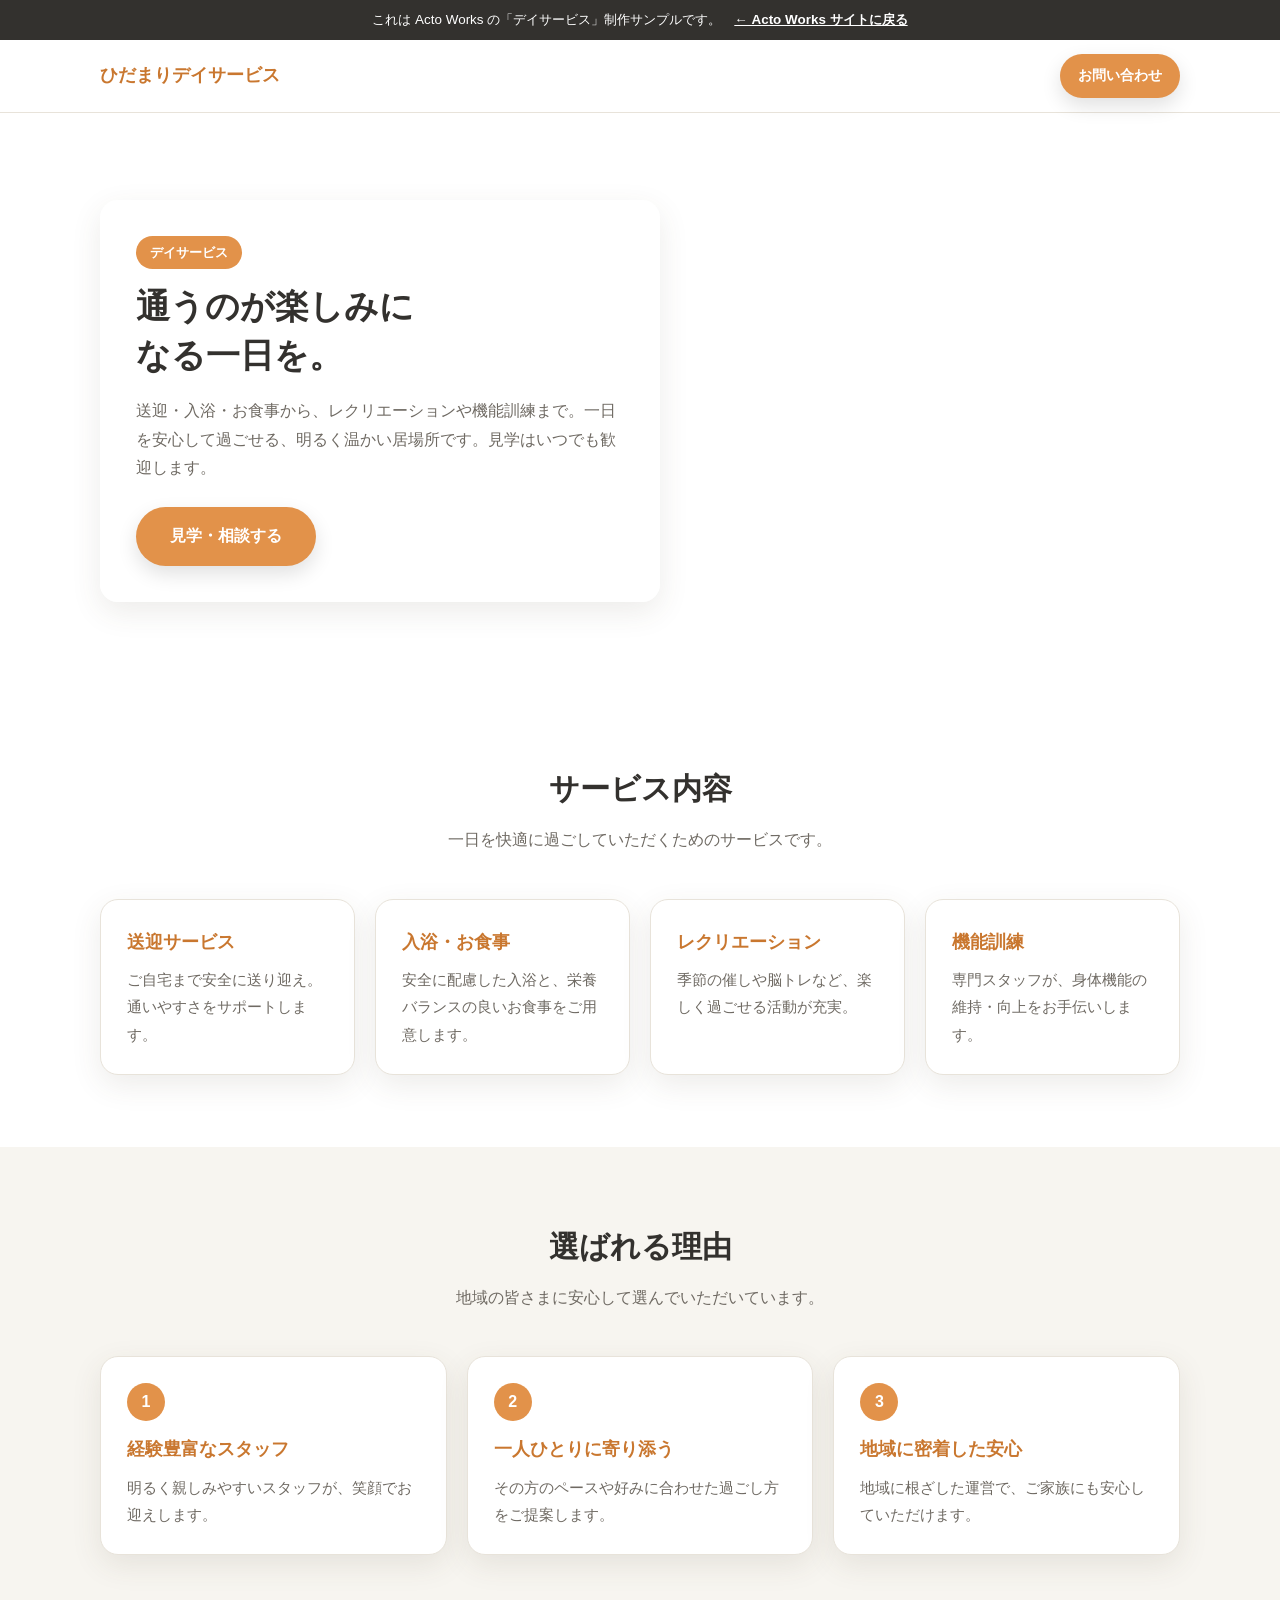
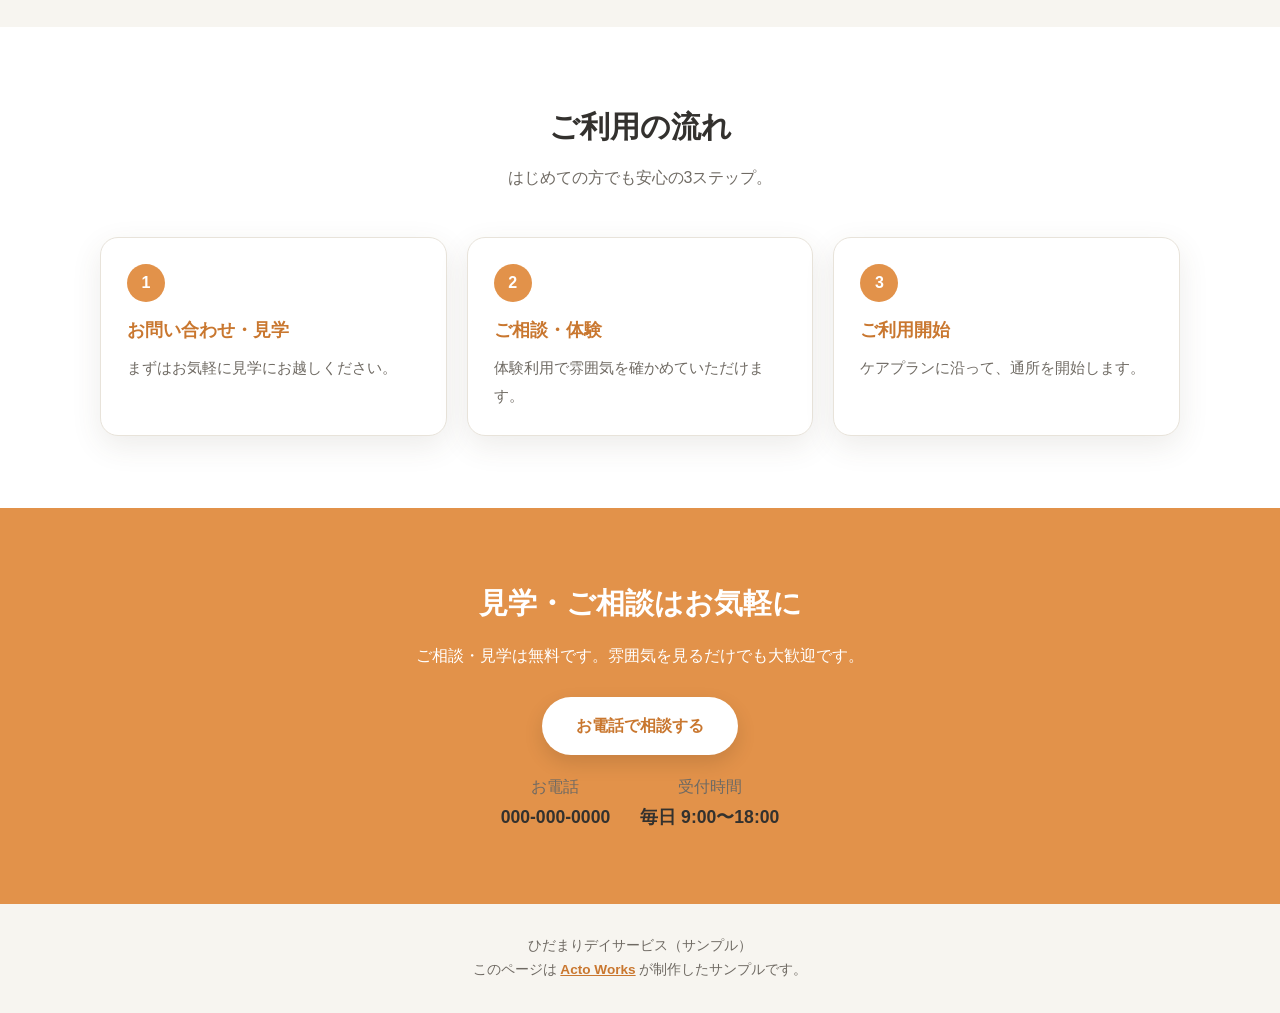
<file: lp-dayservice.html>
<!DOCTYPE html>
<html lang="ja">
<head>
  <meta charset="UTF-8">
  <meta name="viewport" content="width=device-width, initial-scale=1.0">
  <title>デイサービス サンプルLP｜Acto Works 制作サンプル</title>
  <meta name="description" content="デイサービス事業所向けホームページの制作サンプル（Acto Works）。">
  <link rel="stylesheet" href="sample.css">
</head>
<body style="--accent:#e2924a; --accent-deep:#c9772f;">

  <div class="samplebar">これは Acto Works の「デイサービス」制作サンプルです。　<a href="index.html">← Acto Works サイトに戻る</a></div>

  <header class="head">
    <div class="container head__in">
      <span class="head__name">ひだまりデイサービス</span>
      <a href="#contact" class="btn">お問い合わせ</a>
    </div>
  </header>

  <section class="hero" style="background-image:linear-gradient(rgba(255,255,255,.4),rgba(255,255,255,.55)),url('https://images.unsplash.com/photo-1556910103-1c02745aae4d?auto=format&fit=crop&w=1600&q=80');">
    <div class="container">
      <div class="hero__box">
        <span class="hero__tag">デイサービス</span>
        <h1 class="hero__title">通うのが楽しみに<br>なる一日を。</h1>
        <p class="hero__lead">送迎・入浴・お食事から、レクリエーションや機能訓練まで。一日を安心して過ごせる、明るく温かい居場所です。見学はいつでも歓迎します。</p>
        <a href="#contact" class="btn">見学・相談する</a>
      </div>
    </div>
  </section>

  <section class="section">
    <div class="container">
      <h2 class="sec-title">サービス内容</h2>
      <p class="sec-sub">一日を快適に過ごしていただくためのサービスです。</p>
      <div class="grid grid--4">
        <div class="card"><h3>送迎サービス</h3><p>ご自宅まで安全に送り迎え。通いやすさをサポートします。</p></div>
        <div class="card"><h3>入浴・お食事</h3><p>安全に配慮した入浴と、栄養バランスの良いお食事をご用意します。</p></div>
        <div class="card"><h3>レクリエーション</h3><p>季節の催しや脳トレなど、楽しく過ごせる活動が充実。</p></div>
        <div class="card"><h3>機能訓練</h3><p>専門スタッフが、身体機能の維持・向上をお手伝いします。</p></div>
      </div>
    </div>
  </section>

  <section class="section section--soft">
    <div class="container">
      <h2 class="sec-title">選ばれる理由</h2>
      <p class="sec-sub">地域の皆さまに安心して選んでいただいています。</p>
      <div class="grid grid--3">
        <div class="card"><span class="card__no">1</span><h3>経験豊富なスタッフ</h3><p>明るく親しみやすいスタッフが、笑顔でお迎えします。</p></div>
        <div class="card"><span class="card__no">2</span><h3>一人ひとりに寄り添う</h3><p>その方のペースや好みに合わせた過ごし方をご提案します。</p></div>
        <div class="card"><span class="card__no">3</span><h3>地域に密着した安心</h3><p>地域に根ざした運営で、ご家族にも安心していただけます。</p></div>
      </div>
    </div>
  </section>

  <section class="section">
    <div class="container">
      <h2 class="sec-title">ご利用の流れ</h2>
      <p class="sec-sub">はじめての方でも安心の3ステップ。</p>
      <div class="grid grid--3">
        <div class="card"><span class="card__no">1</span><h3>お問い合わせ・見学</h3><p>まずはお気軽に見学にお越しください。</p></div>
        <div class="card"><span class="card__no">2</span><h3>ご相談・体験</h3><p>体験利用で雰囲気を確かめていただけます。</p></div>
        <div class="card"><span class="card__no">3</span><h3>ご利用開始</h3><p>ケアプランに沿って、通所を開始します。</p></div>
      </div>
    </div>
  </section>

  <section class="cta" id="contact">
    <div class="container contact-box">
      <h2>見学・ご相談はお気軽に</h2>
      <p>ご相談・見学は無料です。雰囲気を見るだけでも大歓迎です。</p>
      <a href="tel:000-000-0000" class="btn">お電話で相談する</a>
      <div class="info">
        <div><span>お電話</span><strong>000-000-0000</strong></div>
        <div><span>受付時間</span><strong>毎日 9:00〜18:00</strong></div>
      </div>
    </div>
  </section>

  <footer class="foot">
    <div class="container">
      <p>ひだまりデイサービス（サンプル）</p>
      <p>このページは <a href="index.html">Acto Works</a> が制作したサンプルです。</p>
    </div>
  </footer>
</body>
</html>
</file>
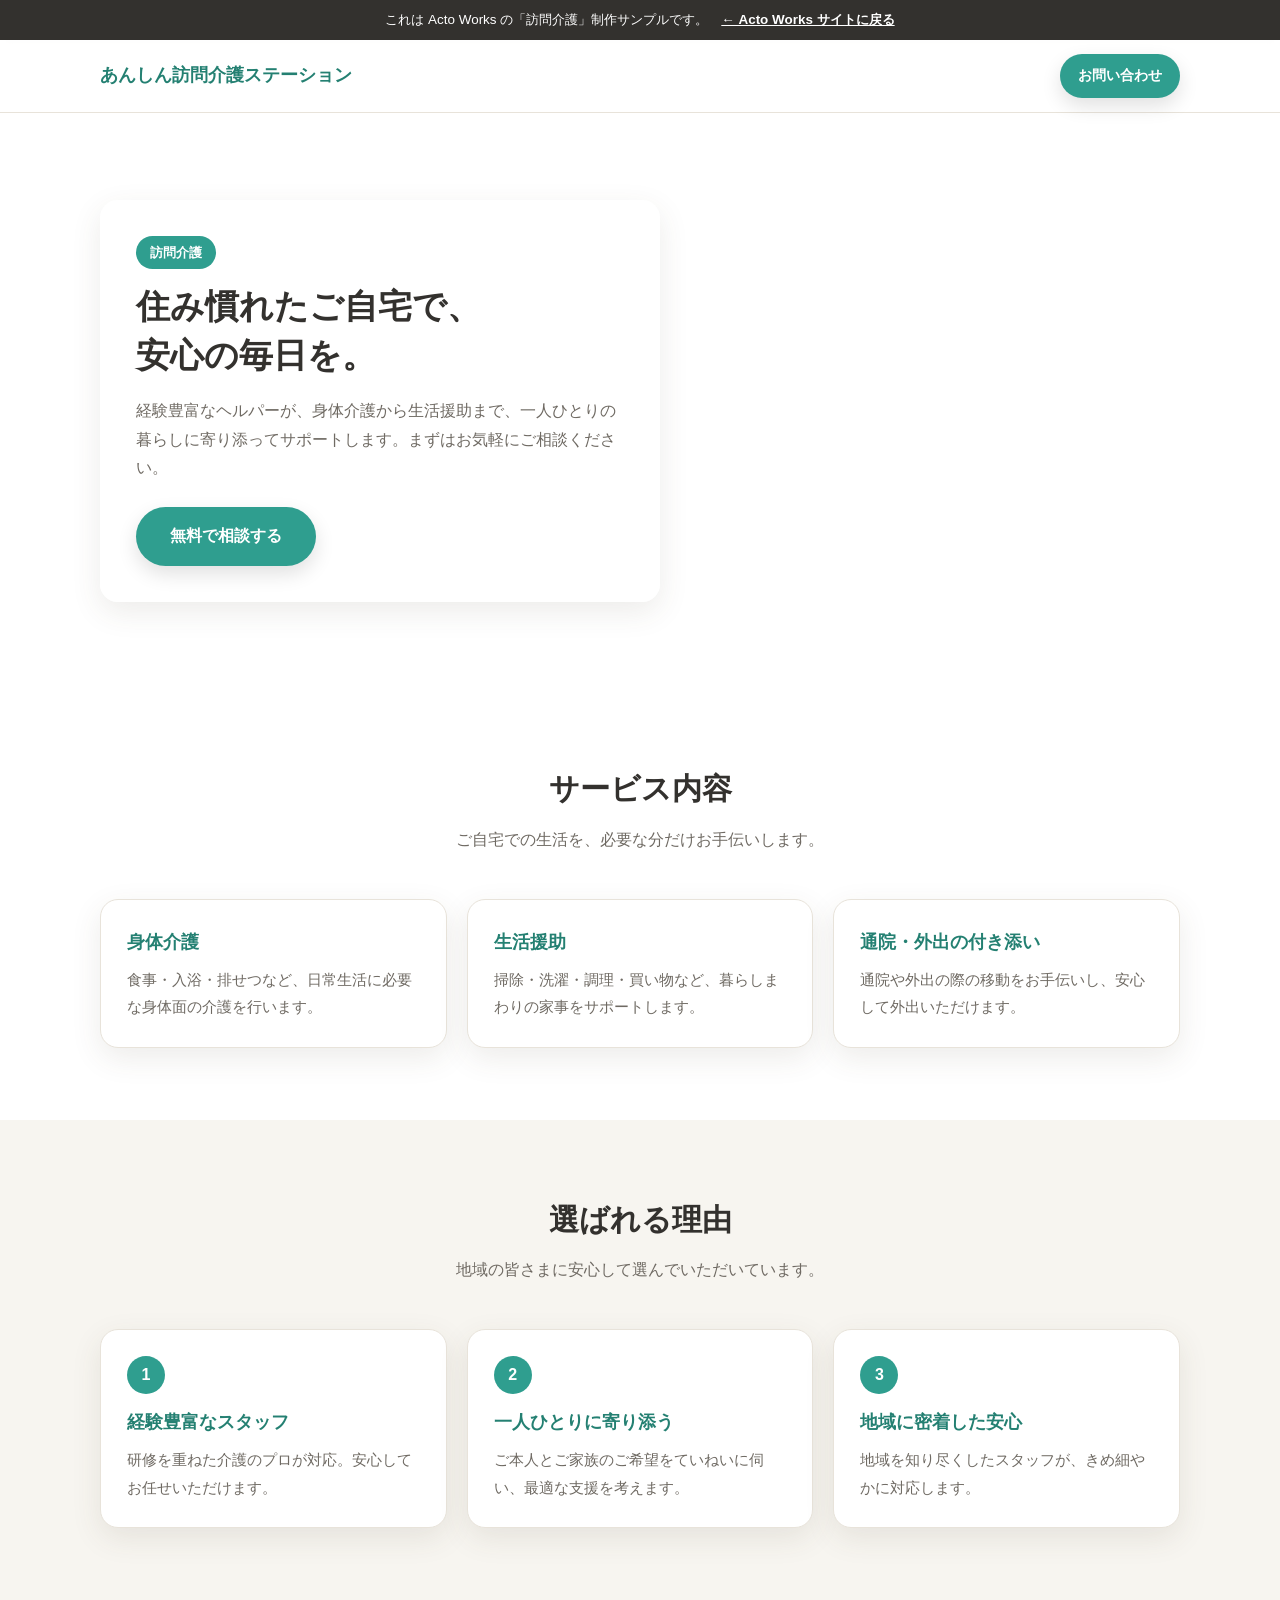
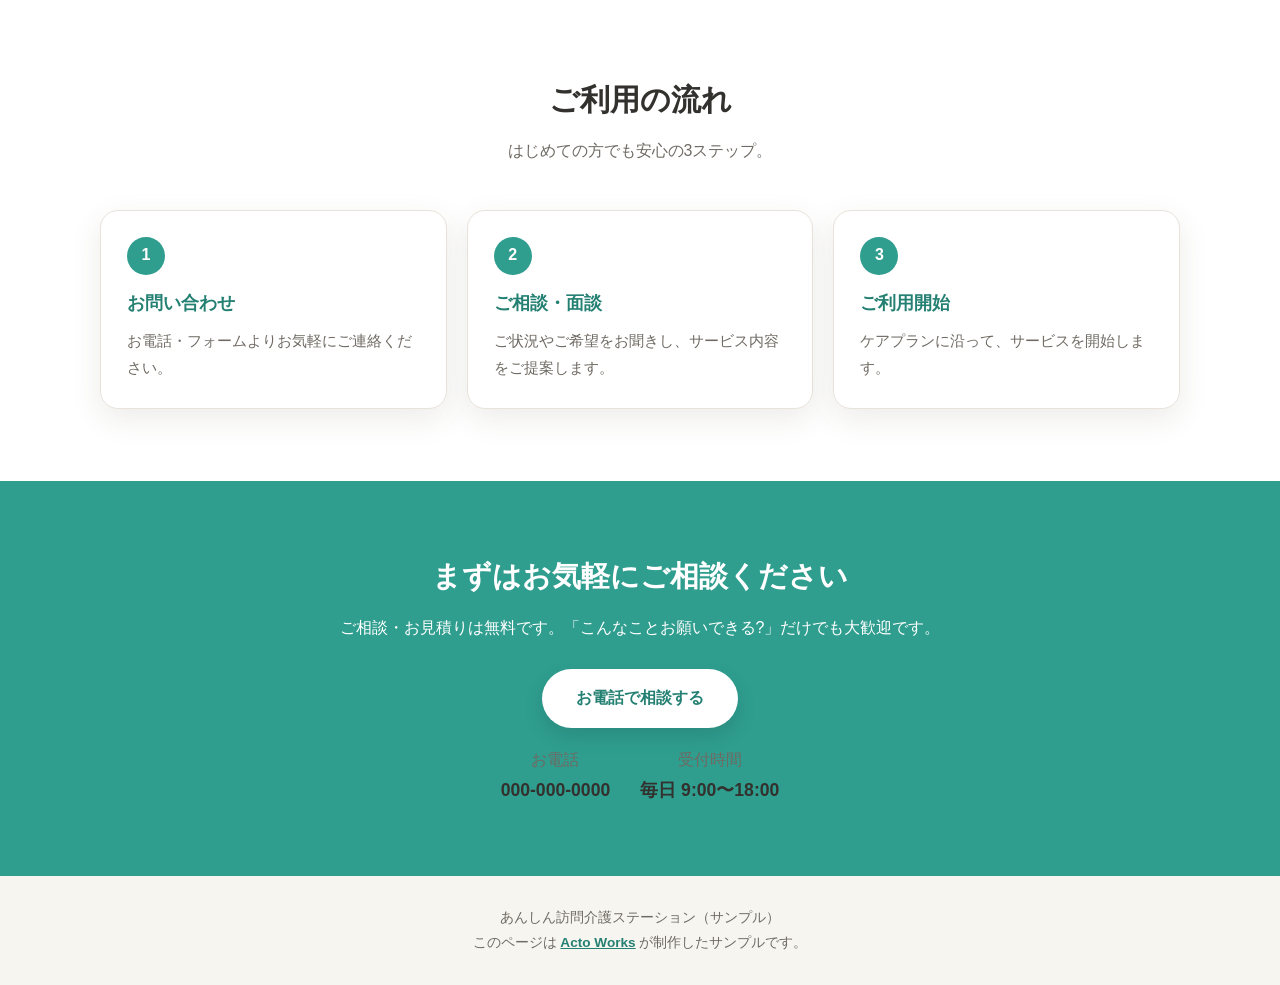
<file: lp-houmonkaigo.html>
<!DOCTYPE html>
<html lang="ja">
<head>
  <meta charset="UTF-8">
  <meta name="viewport" content="width=device-width, initial-scale=1.0">
  <title>訪問介護 サンプルLP｜Acto Works 制作サンプル</title>
  <meta name="description" content="訪問介護事業所向けホームページの制作サンプル（Acto Works）。">
  <link rel="stylesheet" href="sample.css">
</head>
<!-- 業種ごとのアクセント色はこの style で変えられます -->
<body style="--accent:#2f9e8f; --accent-deep:#248072;">

  <!-- 制作サンプルの案内バー -->
  <div class="samplebar">これは Acto Works の「訪問介護」制作サンプルです。　<a href="index.html">← Acto Works サイトに戻る</a></div>

  <header class="head">
    <div class="container head__in">
      <span class="head__name">あんしん訪問介護ステーション</span>
      <a href="#contact" class="btn">お問い合わせ</a>
    </div>
  </header>

  <!-- ヒーロー -->
  <section class="hero" style="background-image:linear-gradient(rgba(255,255,255,.4),rgba(255,255,255,.55)),url('https://images.unsplash.com/photo-1581056771107-24ca5f033842?auto=format&fit=crop&w=1600&q=80');">
    <div class="container">
      <div class="hero__box">
        <span class="hero__tag">訪問介護</span>
        <h1 class="hero__title">住み慣れたご自宅で、<br>安心の毎日を。</h1>
        <p class="hero__lead">経験豊富なヘルパーが、身体介護から生活援助まで、一人ひとりの暮らしに寄り添ってサポートします。まずはお気軽にご相談ください。</p>
        <a href="#contact" class="btn">無料で相談する</a>
      </div>
    </div>
  </section>

  <!-- サービス内容 -->
  <section class="section">
    <div class="container">
      <h2 class="sec-title">サービス内容</h2>
      <p class="sec-sub">ご自宅での生活を、必要な分だけお手伝いします。</p>
      <div class="grid grid--3">
        <div class="card"><h3>身体介護</h3><p>食事・入浴・排せつなど、日常生活に必要な身体面の介護を行います。</p></div>
        <div class="card"><h3>生活援助</h3><p>掃除・洗濯・調理・買い物など、暮らしまわりの家事をサポートします。</p></div>
        <div class="card"><h3>通院・外出の付き添い</h3><p>通院や外出の際の移動をお手伝いし、安心して外出いただけます。</p></div>
      </div>
    </div>
  </section>

  <!-- 選ばれる理由 -->
  <section class="section section--soft">
    <div class="container">
      <h2 class="sec-title">選ばれる理由</h2>
      <p class="sec-sub">地域の皆さまに安心して選んでいただいています。</p>
      <div class="grid grid--3">
        <div class="card"><span class="card__no">1</span><h3>経験豊富なスタッフ</h3><p>研修を重ねた介護のプロが対応。安心してお任せいただけます。</p></div>
        <div class="card"><span class="card__no">2</span><h3>一人ひとりに寄り添う</h3><p>ご本人とご家族のご希望をていねいに伺い、最適な支援を考えます。</p></div>
        <div class="card"><span class="card__no">3</span><h3>地域に密着した安心</h3><p>地域を知り尽くしたスタッフが、きめ細やかに対応します。</p></div>
      </div>
    </div>
  </section>

  <!-- ご利用の流れ -->
  <section class="section">
    <div class="container">
      <h2 class="sec-title">ご利用の流れ</h2>
      <p class="sec-sub">はじめての方でも安心の3ステップ。</p>
      <div class="grid grid--3">
        <div class="card"><span class="card__no">1</span><h3>お問い合わせ</h3><p>お電話・フォームよりお気軽にご連絡ください。</p></div>
        <div class="card"><span class="card__no">2</span><h3>ご相談・面談</h3><p>ご状況やご希望をお聞きし、サービス内容をご提案します。</p></div>
        <div class="card"><span class="card__no">3</span><h3>ご利用開始</h3><p>ケアプランに沿って、サービスを開始します。</p></div>
      </div>
    </div>
  </section>

  <!-- CTA -->
  <section class="cta" id="contact">
    <div class="container contact-box">
      <h2>まずはお気軽にご相談ください</h2>
      <p>ご相談・お見積りは無料です。「こんなことお願いできる?」だけでも大歓迎です。</p>
      <a href="tel:000-000-0000" class="btn">お電話で相談する</a>
      <div class="info">
        <div><span>お電話</span><strong>000-000-0000</strong></div>
        <div><span>受付時間</span><strong>毎日 9:00〜18:00</strong></div>
      </div>
    </div>
  </section>

  <footer class="foot">
    <div class="container">
      <p>あんしん訪問介護ステーション（サンプル）</p>
      <p>このページは <a href="index.html">Acto Works</a> が制作したサンプルです。</p>
    </div>
  </footer>
</body>
</html>
</file>
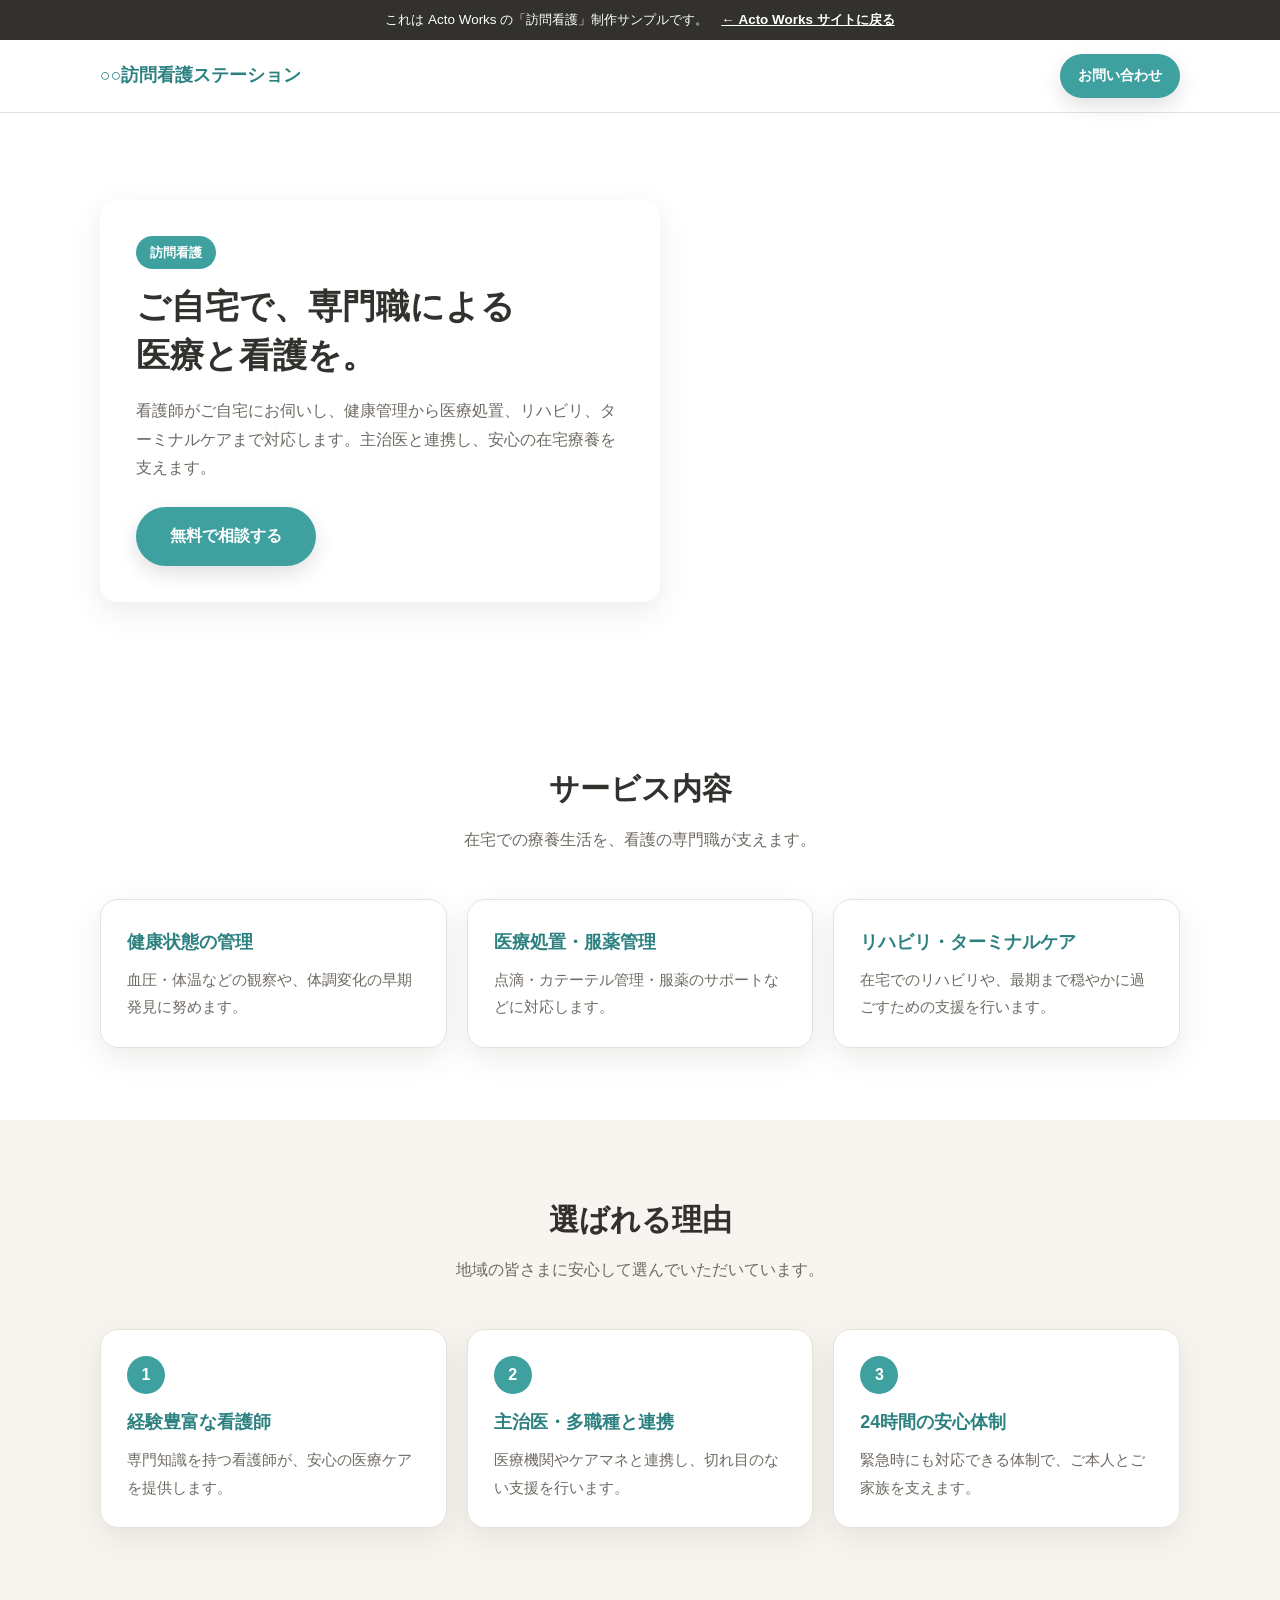
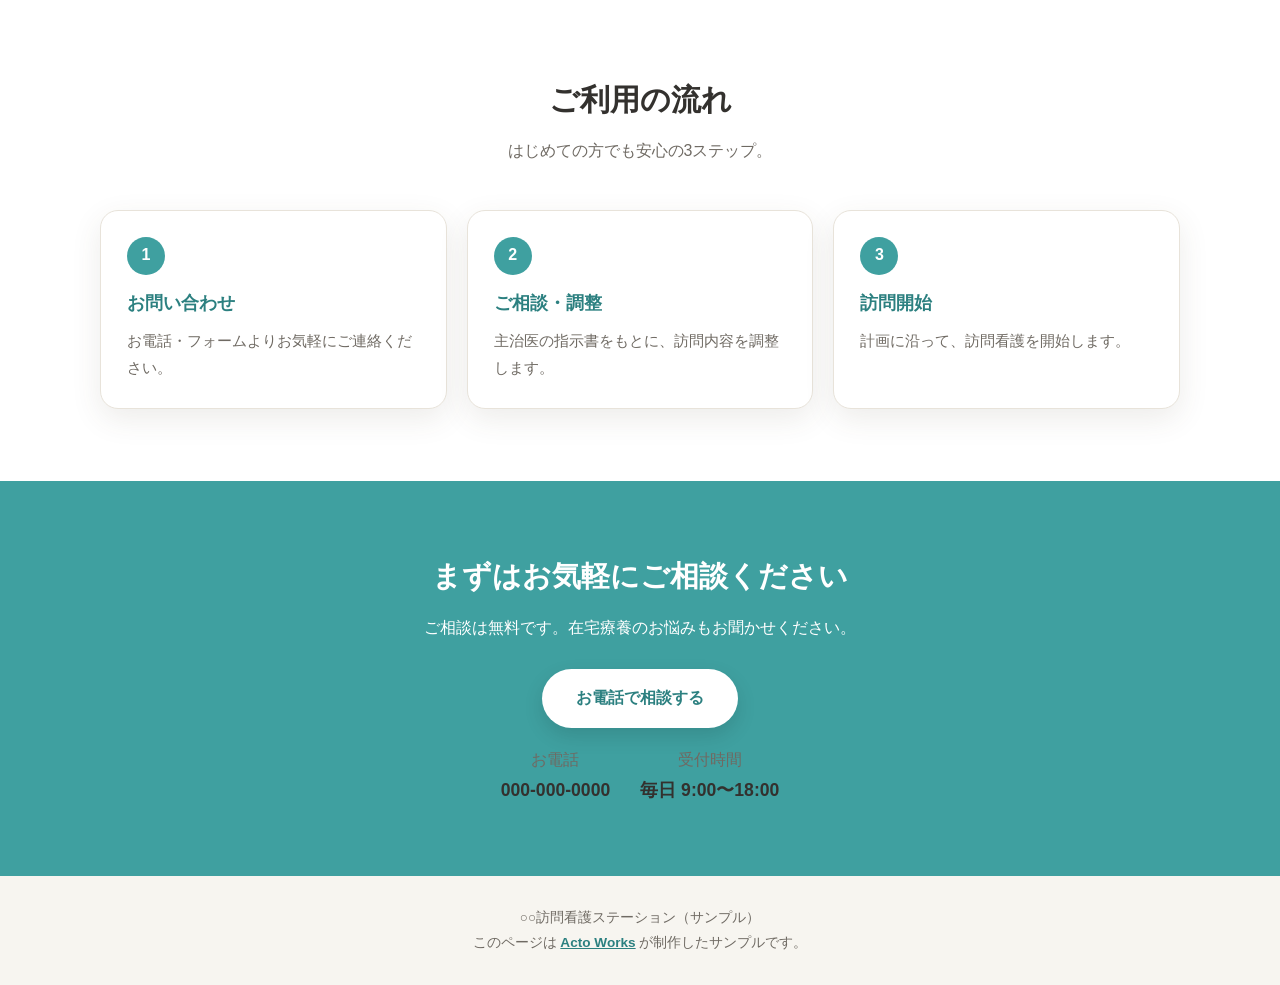
<file: lp-houmonkango.html>
<!DOCTYPE html>
<html lang="ja">
<head>
  <meta charset="UTF-8">
  <meta name="viewport" content="width=device-width, initial-scale=1.0">
  <title>訪問看護 サンプルLP｜Acto Works 制作サンプル</title>
  <meta name="description" content="訪問看護ステーション向けホームページの制作サンプル（Acto Works）。">
  <link rel="stylesheet" href="sample.css">
</head>
<body style="--accent:#3fa0a0; --accent-deep:#2c8080;">

  <div class="samplebar">これは Acto Works の「訪問看護」制作サンプルです。　<a href="index.html">← Acto Works サイトに戻る</a></div>

  <header class="head">
    <div class="container head__in">
      <span class="head__name">○○訪問看護ステーション</span>
      <a href="#contact" class="btn">お問い合わせ</a>
    </div>
  </header>

  <section class="hero" style="background-image:linear-gradient(rgba(255,255,255,.4),rgba(255,255,255,.55)),url('https://images.unsplash.com/photo-1576091160550-2173dba999ef?auto=format&fit=crop&w=1600&q=80');">
    <div class="container">
      <div class="hero__box">
        <span class="hero__tag">訪問看護</span>
        <h1 class="hero__title">ご自宅で、専門職による<br>医療と看護を。</h1>
        <p class="hero__lead">看護師がご自宅にお伺いし、健康管理から医療処置、リハビリ、ターミナルケアまで対応します。主治医と連携し、安心の在宅療養を支えます。</p>
        <a href="#contact" class="btn">無料で相談する</a>
      </div>
    </div>
  </section>

  <section class="section">
    <div class="container">
      <h2 class="sec-title">サービス内容</h2>
      <p class="sec-sub">在宅での療養生活を、看護の専門職が支えます。</p>
      <div class="grid grid--3">
        <div class="card"><h3>健康状態の管理</h3><p>血圧・体温などの観察や、体調変化の早期発見に努めます。</p></div>
        <div class="card"><h3>医療処置・服薬管理</h3><p>点滴・カテーテル管理・服薬のサポートなどに対応します。</p></div>
        <div class="card"><h3>リハビリ・ターミナルケア</h3><p>在宅でのリハビリや、最期まで穏やかに過ごすための支援を行います。</p></div>
      </div>
    </div>
  </section>

  <section class="section section--soft">
    <div class="container">
      <h2 class="sec-title">選ばれる理由</h2>
      <p class="sec-sub">地域の皆さまに安心して選んでいただいています。</p>
      <div class="grid grid--3">
        <div class="card"><span class="card__no">1</span><h3>経験豊富な看護師</h3><p>専門知識を持つ看護師が、安心の医療ケアを提供します。</p></div>
        <div class="card"><span class="card__no">2</span><h3>主治医・多職種と連携</h3><p>医療機関やケアマネと連携し、切れ目のない支援を行います。</p></div>
        <div class="card"><span class="card__no">3</span><h3>24時間の安心体制</h3><p>緊急時にも対応できる体制で、ご本人とご家族を支えます。</p></div>
      </div>
    </div>
  </section>

  <section class="section">
    <div class="container">
      <h2 class="sec-title">ご利用の流れ</h2>
      <p class="sec-sub">はじめての方でも安心の3ステップ。</p>
      <div class="grid grid--3">
        <div class="card"><span class="card__no">1</span><h3>お問い合わせ</h3><p>お電話・フォームよりお気軽にご連絡ください。</p></div>
        <div class="card"><span class="card__no">2</span><h3>ご相談・調整</h3><p>主治医の指示書をもとに、訪問内容を調整します。</p></div>
        <div class="card"><span class="card__no">3</span><h3>訪問開始</h3><p>計画に沿って、訪問看護を開始します。</p></div>
      </div>
    </div>
  </section>

  <section class="cta" id="contact">
    <div class="container contact-box">
      <h2>まずはお気軽にご相談ください</h2>
      <p>ご相談は無料です。在宅療養のお悩みもお聞かせください。</p>
      <a href="tel:000-000-0000" class="btn">お電話で相談する</a>
      <div class="info">
        <div><span>お電話</span><strong>000-000-0000</strong></div>
        <div><span>受付時間</span><strong>毎日 9:00〜18:00</strong></div>
      </div>
    </div>
  </section>

  <footer class="foot">
    <div class="container">
      <p>○○訪問看護ステーション（サンプル）</p>
      <p>このページは <a href="index.html">Acto Works</a> が制作したサンプルです。</p>
    </div>
  </footer>
</body>
</html>
</file>
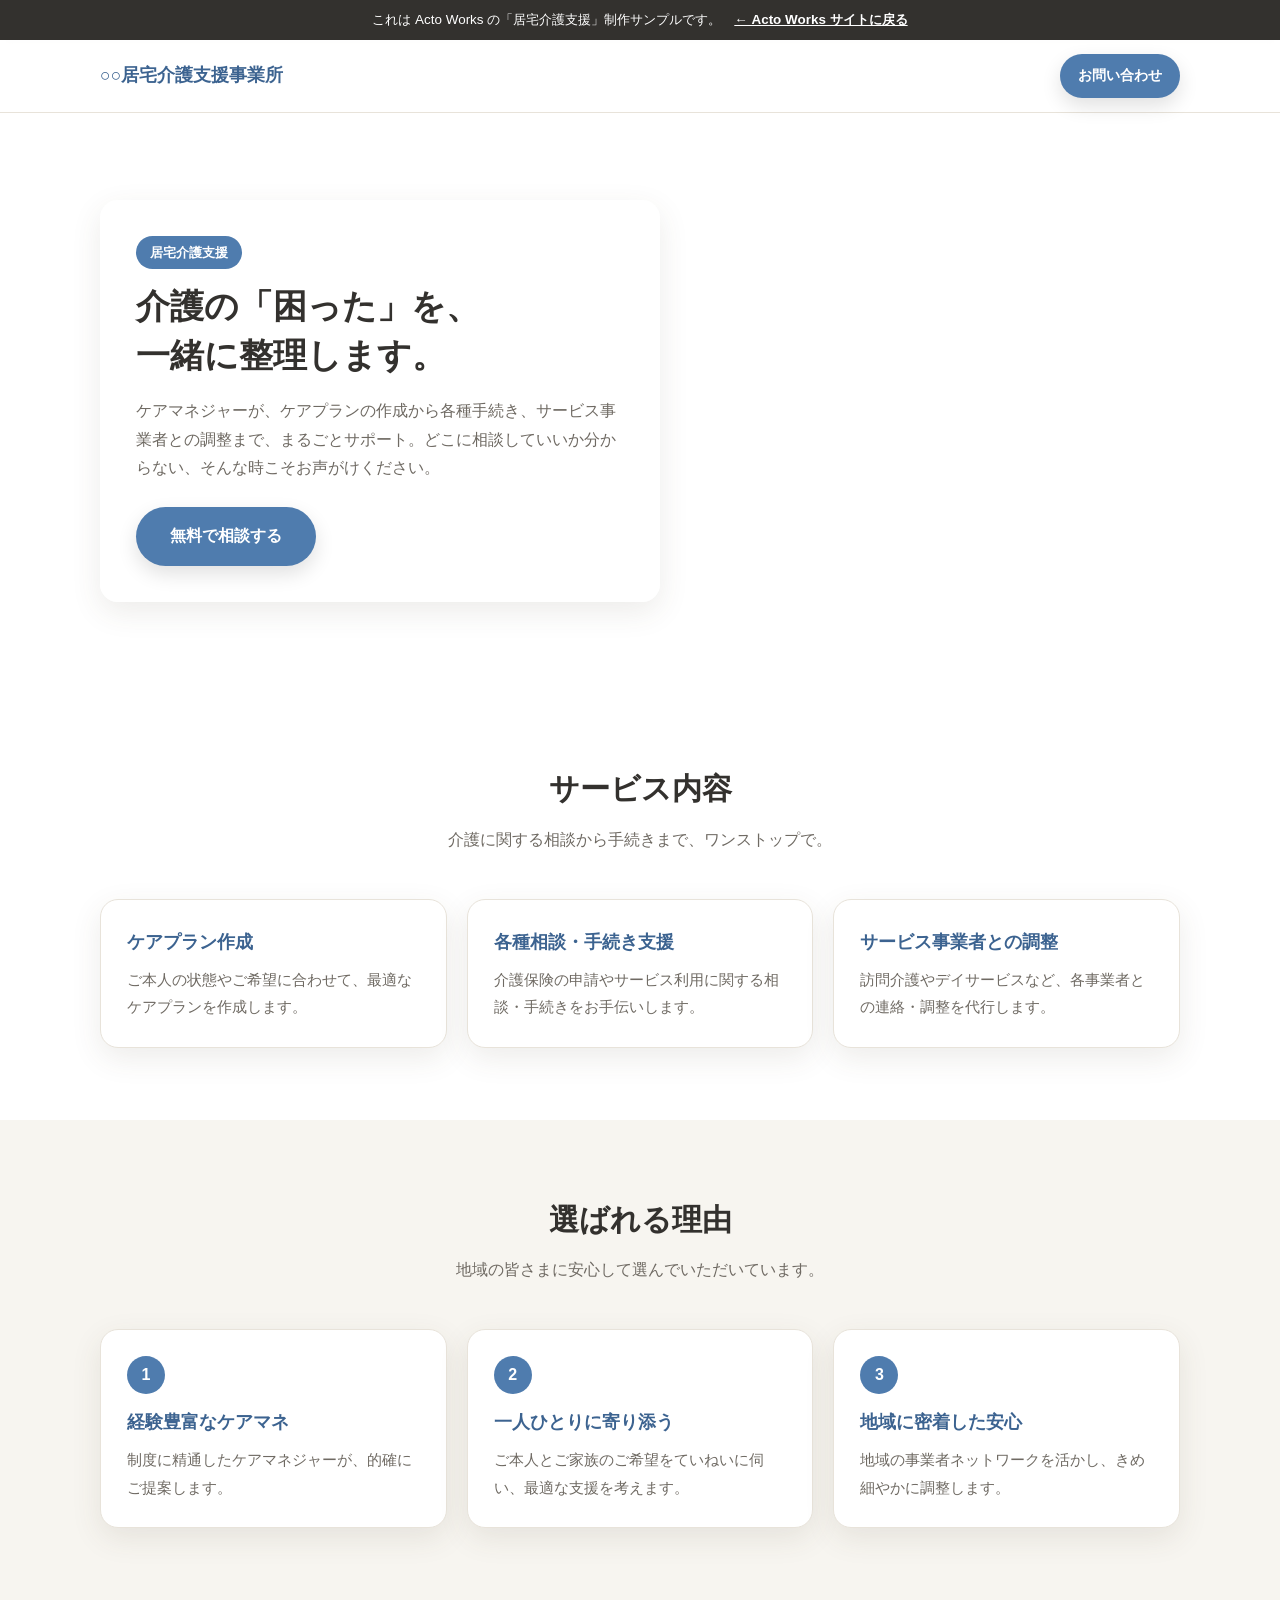
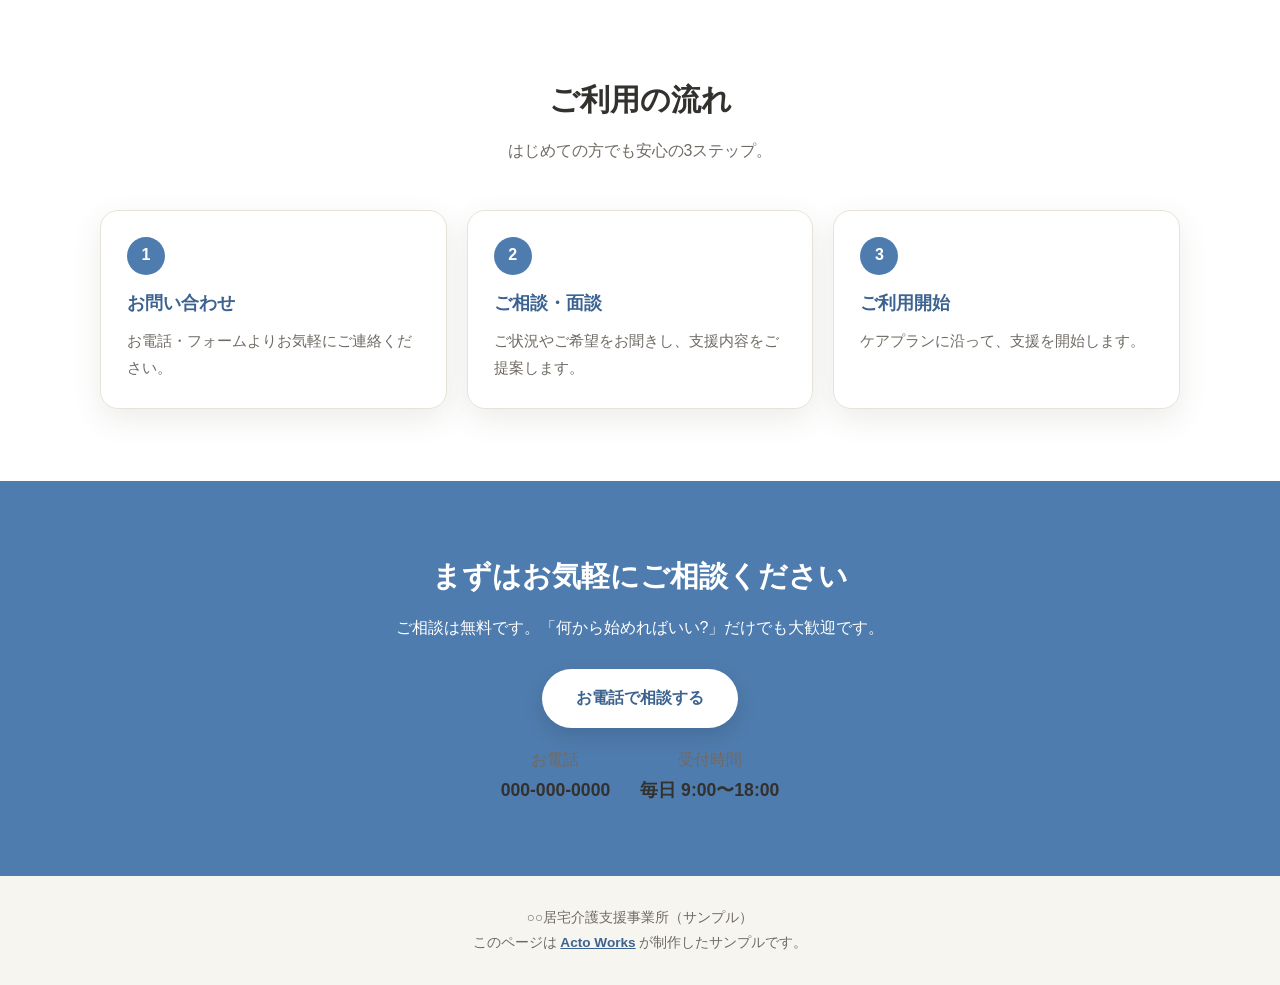
<file: lp-kyotaku.html>
<!DOCTYPE html>
<html lang="ja">
<head>
  <meta charset="UTF-8">
  <meta name="viewport" content="width=device-width, initial-scale=1.0">
  <title>居宅介護支援 サンプルLP｜Acto Works 制作サンプル</title>
  <meta name="description" content="居宅介護支援事業所向けホームページの制作サンプル（Acto Works）。">
  <link rel="stylesheet" href="sample.css">
</head>
<body style="--accent:#4f7cae; --accent-deep:#3c6390;">

  <div class="samplebar">これは Acto Works の「居宅介護支援」制作サンプルです。　<a href="index.html">← Acto Works サイトに戻る</a></div>

  <header class="head">
    <div class="container head__in">
      <span class="head__name">○○居宅介護支援事業所</span>
      <a href="#contact" class="btn">お問い合わせ</a>
    </div>
  </header>

  <section class="hero" style="background-image:linear-gradient(rgba(255,255,255,.4),rgba(255,255,255,.55)),url('https://images.unsplash.com/photo-1573497491208-6b1acb260507?auto=format&fit=crop&w=1600&q=80');">
    <div class="container">
      <div class="hero__box">
        <span class="hero__tag">居宅介護支援</span>
        <h1 class="hero__title">介護の「困った」を、<br>一緒に整理します。</h1>
        <p class="hero__lead">ケアマネジャーが、ケアプランの作成から各種手続き、サービス事業者との調整まで、まるごとサポート。どこに相談していいか分からない、そんな時こそお声がけください。</p>
        <a href="#contact" class="btn">無料で相談する</a>
      </div>
    </div>
  </section>

  <section class="section">
    <div class="container">
      <h2 class="sec-title">サービス内容</h2>
      <p class="sec-sub">介護に関する相談から手続きまで、ワンストップで。</p>
      <div class="grid grid--3">
        <div class="card"><h3>ケアプラン作成</h3><p>ご本人の状態やご希望に合わせて、最適なケアプランを作成します。</p></div>
        <div class="card"><h3>各種相談・手続き支援</h3><p>介護保険の申請やサービス利用に関する相談・手続きをお手伝いします。</p></div>
        <div class="card"><h3>サービス事業者との調整</h3><p>訪問介護やデイサービスなど、各事業者との連絡・調整を代行します。</p></div>
      </div>
    </div>
  </section>

  <section class="section section--soft">
    <div class="container">
      <h2 class="sec-title">選ばれる理由</h2>
      <p class="sec-sub">地域の皆さまに安心して選んでいただいています。</p>
      <div class="grid grid--3">
        <div class="card"><span class="card__no">1</span><h3>経験豊富なケアマネ</h3><p>制度に精通したケアマネジャーが、的確にご提案します。</p></div>
        <div class="card"><span class="card__no">2</span><h3>一人ひとりに寄り添う</h3><p>ご本人とご家族のご希望をていねいに伺い、最適な支援を考えます。</p></div>
        <div class="card"><span class="card__no">3</span><h3>地域に密着した安心</h3><p>地域の事業者ネットワークを活かし、きめ細やかに調整します。</p></div>
      </div>
    </div>
  </section>

  <section class="section">
    <div class="container">
      <h2 class="sec-title">ご利用の流れ</h2>
      <p class="sec-sub">はじめての方でも安心の3ステップ。</p>
      <div class="grid grid--3">
        <div class="card"><span class="card__no">1</span><h3>お問い合わせ</h3><p>お電話・フォームよりお気軽にご連絡ください。</p></div>
        <div class="card"><span class="card__no">2</span><h3>ご相談・面談</h3><p>ご状況やご希望をお聞きし、支援内容をご提案します。</p></div>
        <div class="card"><span class="card__no">3</span><h3>ご利用開始</h3><p>ケアプランに沿って、支援を開始します。</p></div>
      </div>
    </div>
  </section>

  <section class="cta" id="contact">
    <div class="container contact-box">
      <h2>まずはお気軽にご相談ください</h2>
      <p>ご相談は無料です。「何から始めればいい?」だけでも大歓迎です。</p>
      <a href="tel:000-000-0000" class="btn">お電話で相談する</a>
      <div class="info">
        <div><span>お電話</span><strong>000-000-0000</strong></div>
        <div><span>受付時間</span><strong>毎日 9:00〜18:00</strong></div>
      </div>
    </div>
  </section>

  <footer class="foot">
    <div class="container">
      <p>○○居宅介護支援事業所（サンプル）</p>
      <p>このページは <a href="index.html">Acto Works</a> が制作したサンプルです。</p>
    </div>
  </footer>
</body>
</html>
</file>
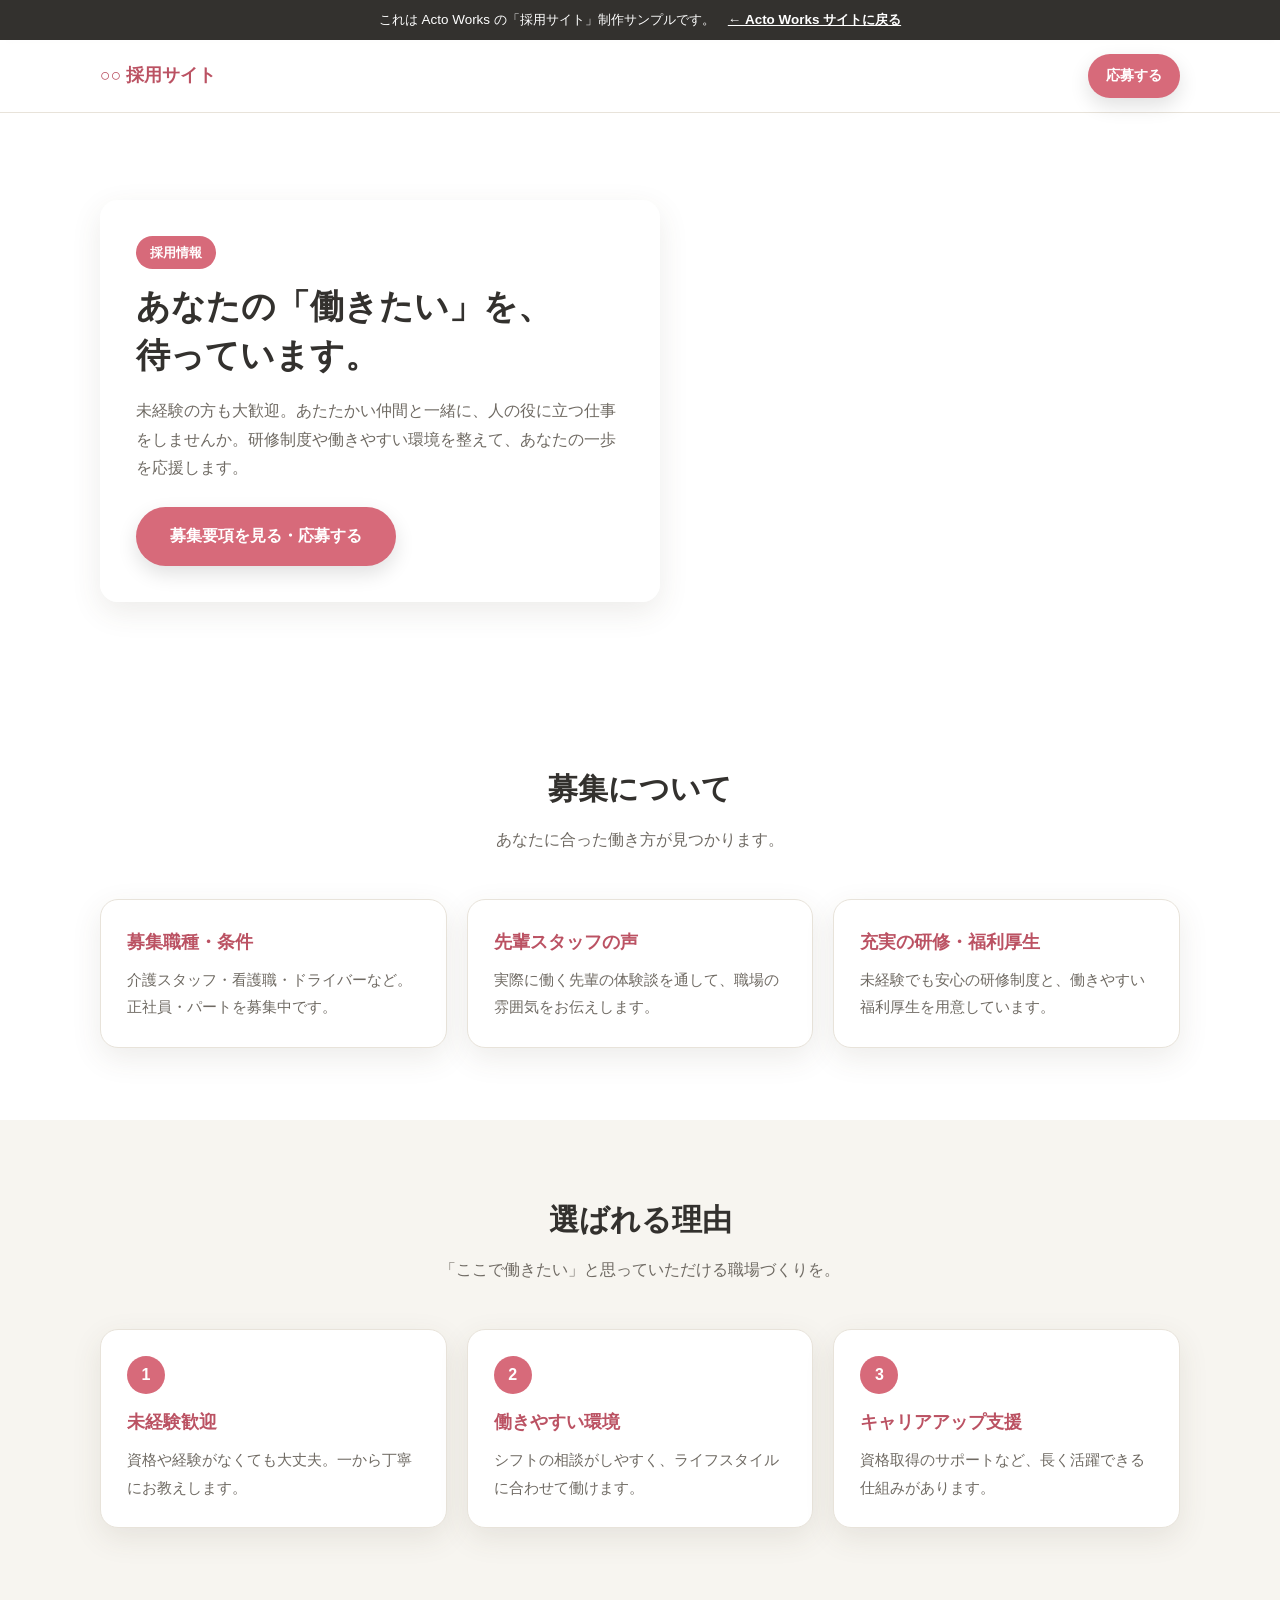
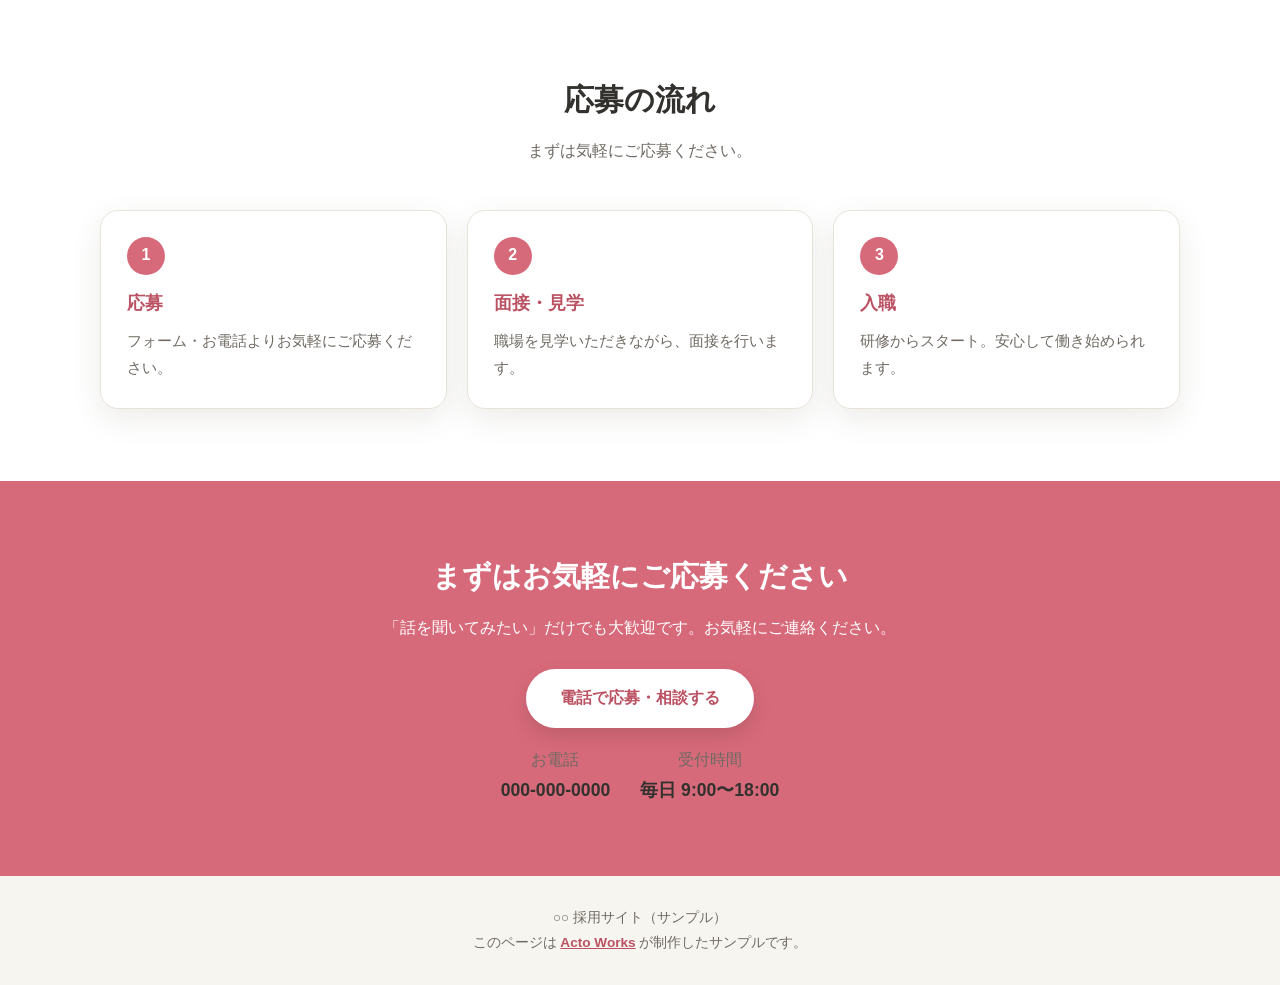
<file: lp-saiyo.html>
<!DOCTYPE html>
<html lang="ja">
<head>
  <meta charset="UTF-8">
  <meta name="viewport" content="width=device-width, initial-scale=1.0">
  <title>採用サイト サンプルLP｜Acto Works 制作サンプル</title>
  <meta name="description" content="介護・福祉事業者の採用（求人）サイトの制作サンプル（Acto Works）。">
  <link rel="stylesheet" href="sample.css">
</head>
<body style="--accent:#d76a7a; --accent-deep:#bb5263;">

  <div class="samplebar">これは Acto Works の「採用サイト」制作サンプルです。　<a href="index.html">← Acto Works サイトに戻る</a></div>

  <header class="head">
    <div class="container head__in">
      <span class="head__name">○○ 採用サイト</span>
      <a href="#contact" class="btn">応募する</a>
    </div>
  </header>

  <section class="hero" style="background-image:linear-gradient(rgba(255,255,255,.35),rgba(255,255,255,.5)),url('https://images.unsplash.com/photo-1522071820081-009f0129c71c?auto=format&fit=crop&w=1600&q=80');">
    <div class="container">
      <div class="hero__box">
        <span class="hero__tag">採用情報</span>
        <h1 class="hero__title">あなたの「働きたい」を、<br>待っています。</h1>
        <p class="hero__lead">未経験の方も大歓迎。あたたかい仲間と一緒に、人の役に立つ仕事をしませんか。研修制度や働きやすい環境を整えて、あなたの一歩を応援します。</p>
        <a href="#contact" class="btn">募集要項を見る・応募する</a>
      </div>
    </div>
  </section>

  <section class="section">
    <div class="container">
      <h2 class="sec-title">募集について</h2>
      <p class="sec-sub">あなたに合った働き方が見つかります。</p>
      <div class="grid grid--3">
        <div class="card"><h3>募集職種・条件</h3><p>介護スタッフ・看護職・ドライバーなど。正社員・パートを募集中です。</p></div>
        <div class="card"><h3>先輩スタッフの声</h3><p>実際に働く先輩の体験談を通して、職場の雰囲気をお伝えします。</p></div>
        <div class="card"><h3>充実の研修・福利厚生</h3><p>未経験でも安心の研修制度と、働きやすい福利厚生を用意しています。</p></div>
      </div>
    </div>
  </section>

  <section class="section section--soft">
    <div class="container">
      <h2 class="sec-title">選ばれる理由</h2>
      <p class="sec-sub">「ここで働きたい」と思っていただける職場づくりを。</p>
      <div class="grid grid--3">
        <div class="card"><span class="card__no">1</span><h3>未経験歓迎</h3><p>資格や経験がなくても大丈夫。一から丁寧にお教えします。</p></div>
        <div class="card"><span class="card__no">2</span><h3>働きやすい環境</h3><p>シフトの相談がしやすく、ライフスタイルに合わせて働けます。</p></div>
        <div class="card"><span class="card__no">3</span><h3>キャリアアップ支援</h3><p>資格取得のサポートなど、長く活躍できる仕組みがあります。</p></div>
      </div>
    </div>
  </section>

  <section class="section">
    <div class="container">
      <h2 class="sec-title">応募の流れ</h2>
      <p class="sec-sub">まずは気軽にご応募ください。</p>
      <div class="grid grid--3">
        <div class="card"><span class="card__no">1</span><h3>応募</h3><p>フォーム・お電話よりお気軽にご応募ください。</p></div>
        <div class="card"><span class="card__no">2</span><h3>面接・見学</h3><p>職場を見学いただきながら、面接を行います。</p></div>
        <div class="card"><span class="card__no">3</span><h3>入職</h3><p>研修からスタート。安心して働き始められます。</p></div>
      </div>
    </div>
  </section>

  <section class="cta" id="contact">
    <div class="container contact-box">
      <h2>まずはお気軽にご応募ください</h2>
      <p>「話を聞いてみたい」だけでも大歓迎です。お気軽にご連絡ください。</p>
      <a href="tel:000-000-0000" class="btn">電話で応募・相談する</a>
      <div class="info">
        <div><span>お電話</span><strong>000-000-0000</strong></div>
        <div><span>受付時間</span><strong>毎日 9:00〜18:00</strong></div>
      </div>
    </div>
  </section>

  <footer class="foot">
    <div class="container">
      <p>○○ 採用サイト（サンプル）</p>
      <p>このページは <a href="index.html">Acto Works</a> が制作したサンプルです。</p>
    </div>
  </footer>
</body>
</html>
</file>
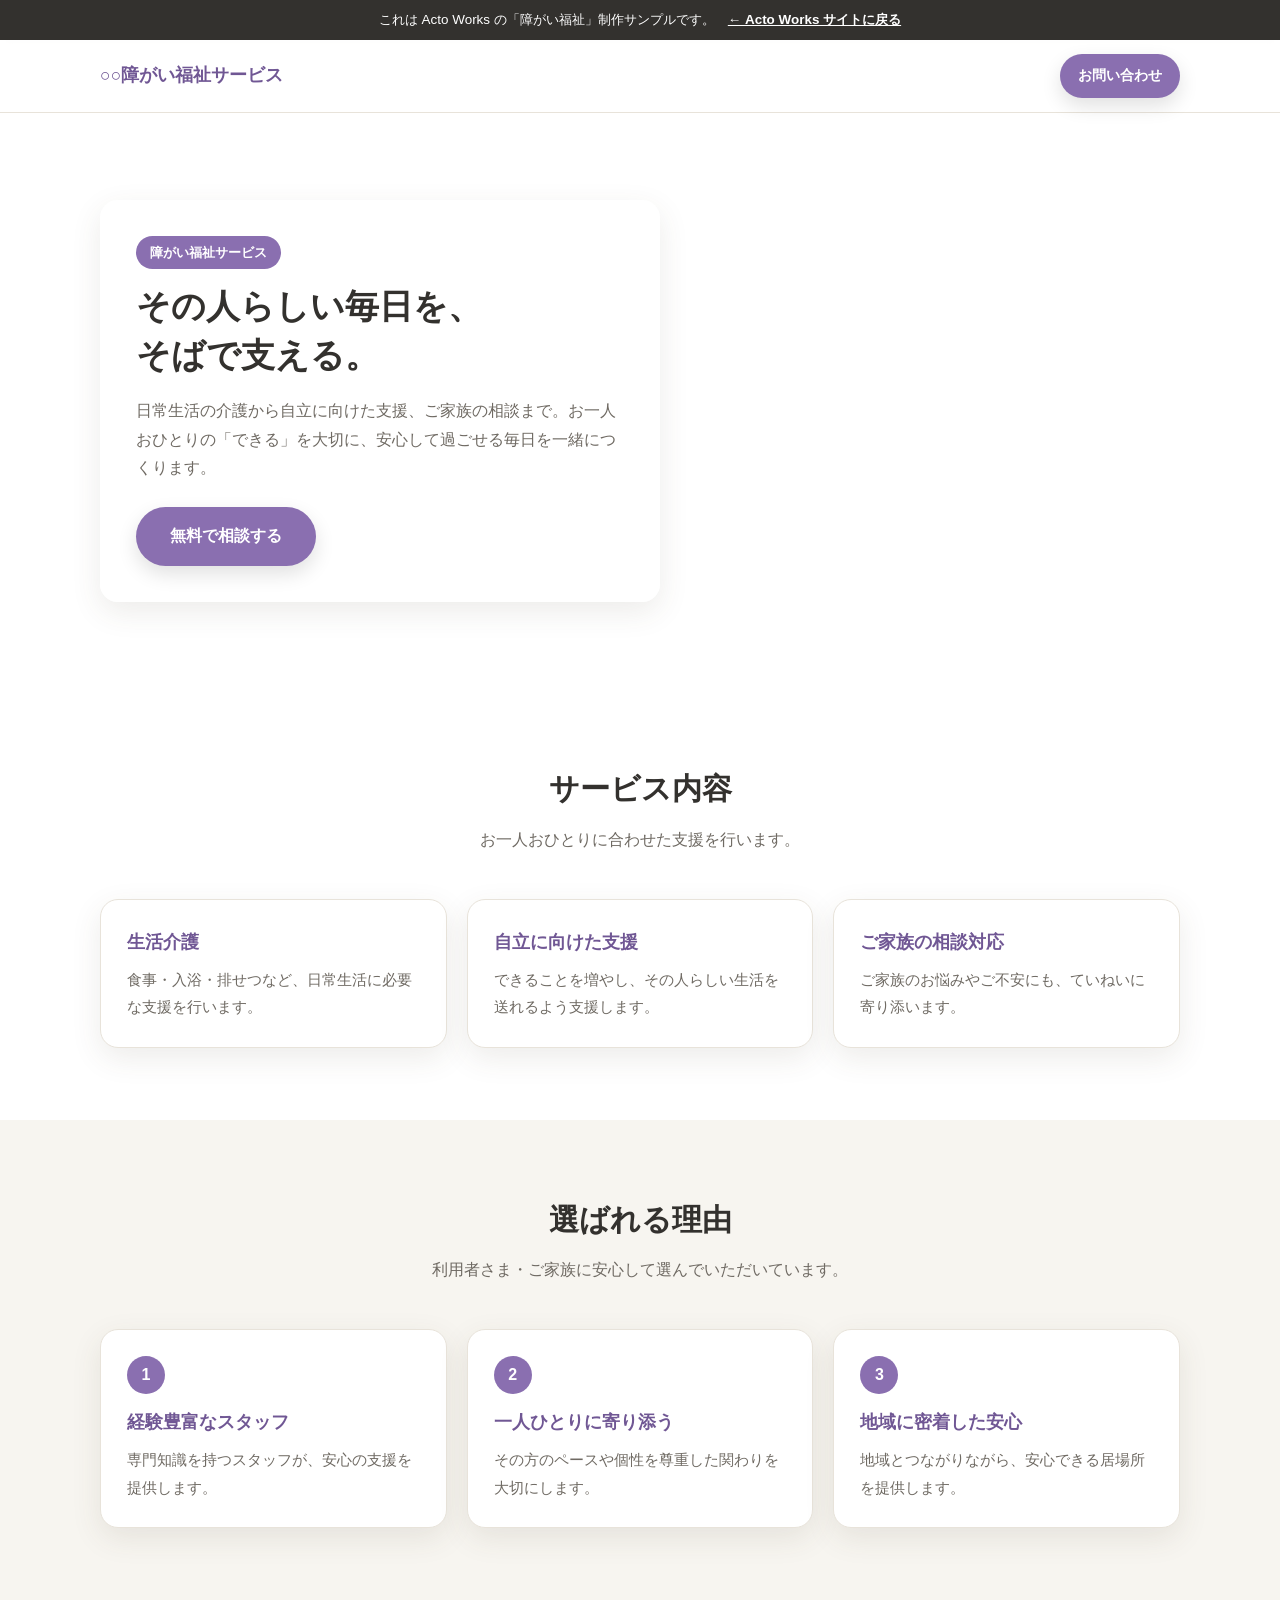
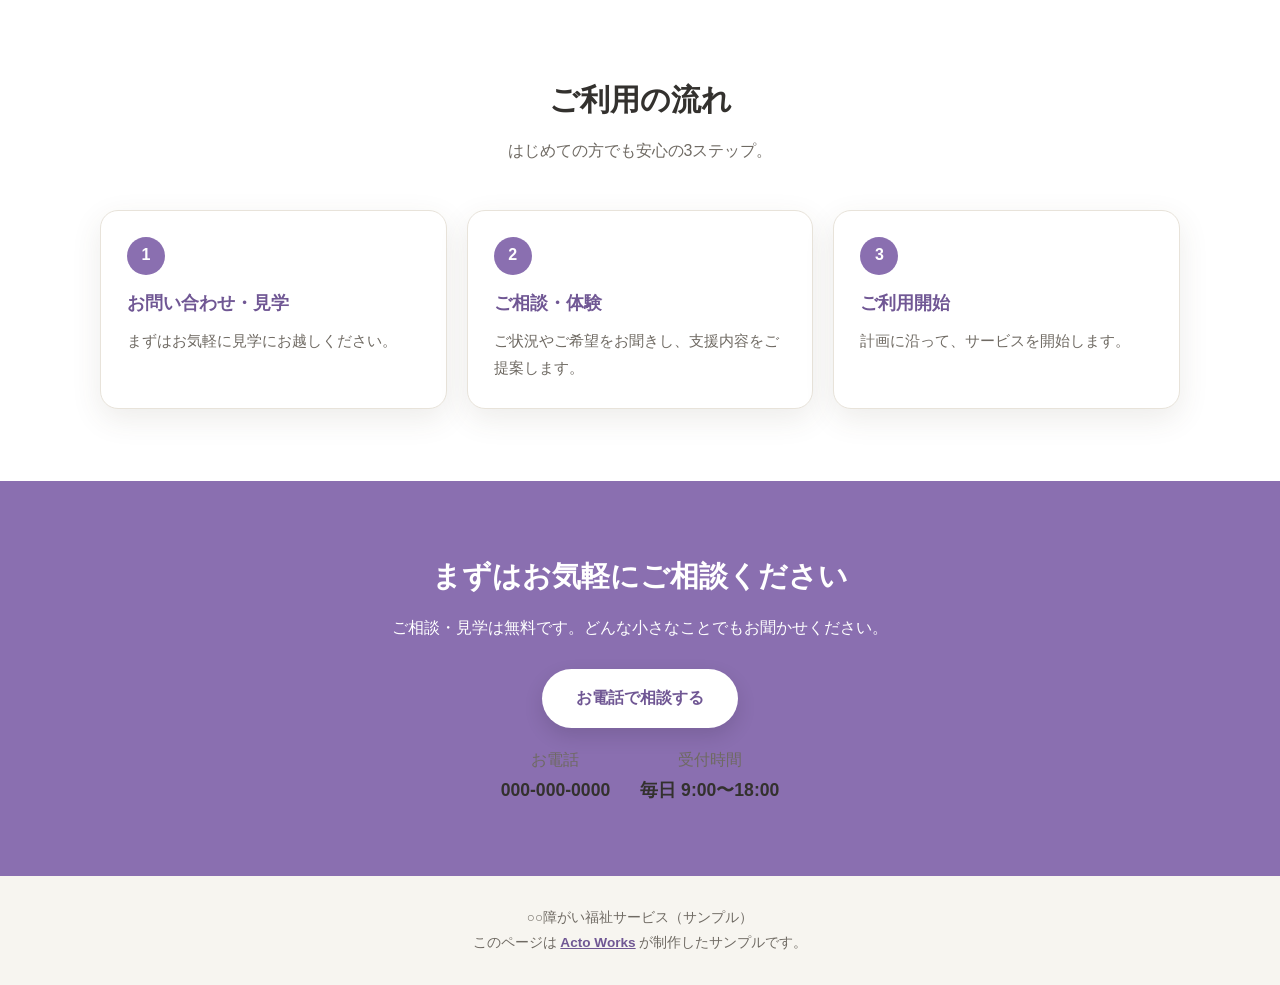
<file: lp-shogai.html>
<!DOCTYPE html>
<html lang="ja">
<head>
  <meta charset="UTF-8">
  <meta name="viewport" content="width=device-width, initial-scale=1.0">
  <title>障がい福祉サービス サンプルLP｜Acto Works 制作サンプル</title>
  <meta name="description" content="障がい福祉サービス事業所向けホームページの制作サンプル（Acto Works）。">
  <link rel="stylesheet" href="sample.css">
</head>
<body style="--accent:#8a6fb0; --accent-deep:#705794;">

  <div class="samplebar">これは Acto Works の「障がい福祉」制作サンプルです。　<a href="index.html">← Acto Works サイトに戻る</a></div>

  <header class="head">
    <div class="container head__in">
      <span class="head__name">○○障がい福祉サービス</span>
      <a href="#contact" class="btn">お問い合わせ</a>
    </div>
  </header>

  <section class="hero" style="background-image:linear-gradient(rgba(255,255,255,.4),rgba(255,255,255,.55)),url('https://images.unsplash.com/photo-1559757175-5700dde675bc?auto=format&fit=crop&w=1600&q=80');">
    <div class="container">
      <div class="hero__box">
        <span class="hero__tag">障がい福祉サービス</span>
        <h1 class="hero__title">その人らしい毎日を、<br>そばで支える。</h1>
        <p class="hero__lead">日常生活の介護から自立に向けた支援、ご家族の相談まで。お一人おひとりの「できる」を大切に、安心して過ごせる毎日を一緒につくります。</p>
        <a href="#contact" class="btn">無料で相談する</a>
      </div>
    </div>
  </section>

  <section class="section">
    <div class="container">
      <h2 class="sec-title">サービス内容</h2>
      <p class="sec-sub">お一人おひとりに合わせた支援を行います。</p>
      <div class="grid grid--3">
        <div class="card"><h3>生活介護</h3><p>食事・入浴・排せつなど、日常生活に必要な支援を行います。</p></div>
        <div class="card"><h3>自立に向けた支援</h3><p>できることを増やし、その人らしい生活を送れるよう支援します。</p></div>
        <div class="card"><h3>ご家族の相談対応</h3><p>ご家族のお悩みやご不安にも、ていねいに寄り添います。</p></div>
      </div>
    </div>
  </section>

  <section class="section section--soft">
    <div class="container">
      <h2 class="sec-title">選ばれる理由</h2>
      <p class="sec-sub">利用者さま・ご家族に安心して選んでいただいています。</p>
      <div class="grid grid--3">
        <div class="card"><span class="card__no">1</span><h3>経験豊富なスタッフ</h3><p>専門知識を持つスタッフが、安心の支援を提供します。</p></div>
        <div class="card"><span class="card__no">2</span><h3>一人ひとりに寄り添う</h3><p>その方のペースや個性を尊重した関わりを大切にします。</p></div>
        <div class="card"><span class="card__no">3</span><h3>地域に密着した安心</h3><p>地域とつながりながら、安心できる居場所を提供します。</p></div>
      </div>
    </div>
  </section>

  <section class="section">
    <div class="container">
      <h2 class="sec-title">ご利用の流れ</h2>
      <p class="sec-sub">はじめての方でも安心の3ステップ。</p>
      <div class="grid grid--3">
        <div class="card"><span class="card__no">1</span><h3>お問い合わせ・見学</h3><p>まずはお気軽に見学にお越しください。</p></div>
        <div class="card"><span class="card__no">2</span><h3>ご相談・体験</h3><p>ご状況やご希望をお聞きし、支援内容をご提案します。</p></div>
        <div class="card"><span class="card__no">3</span><h3>ご利用開始</h3><p>計画に沿って、サービスを開始します。</p></div>
      </div>
    </div>
  </section>

  <section class="cta" id="contact">
    <div class="container contact-box">
      <h2>まずはお気軽にご相談ください</h2>
      <p>ご相談・見学は無料です。どんな小さなことでもお聞かせください。</p>
      <a href="tel:000-000-0000" class="btn">お電話で相談する</a>
      <div class="info">
        <div><span>お電話</span><strong>000-000-0000</strong></div>
        <div><span>受付時間</span><strong>毎日 9:00〜18:00</strong></div>
      </div>
    </div>
  </section>

  <footer class="foot">
    <div class="container">
      <p>○○障がい福祉サービス（サンプル）</p>
      <p>このページは <a href="index.html">Acto Works</a> が制作したサンプルです。</p>
    </div>
  </footer>
</body>
</html>
</file>
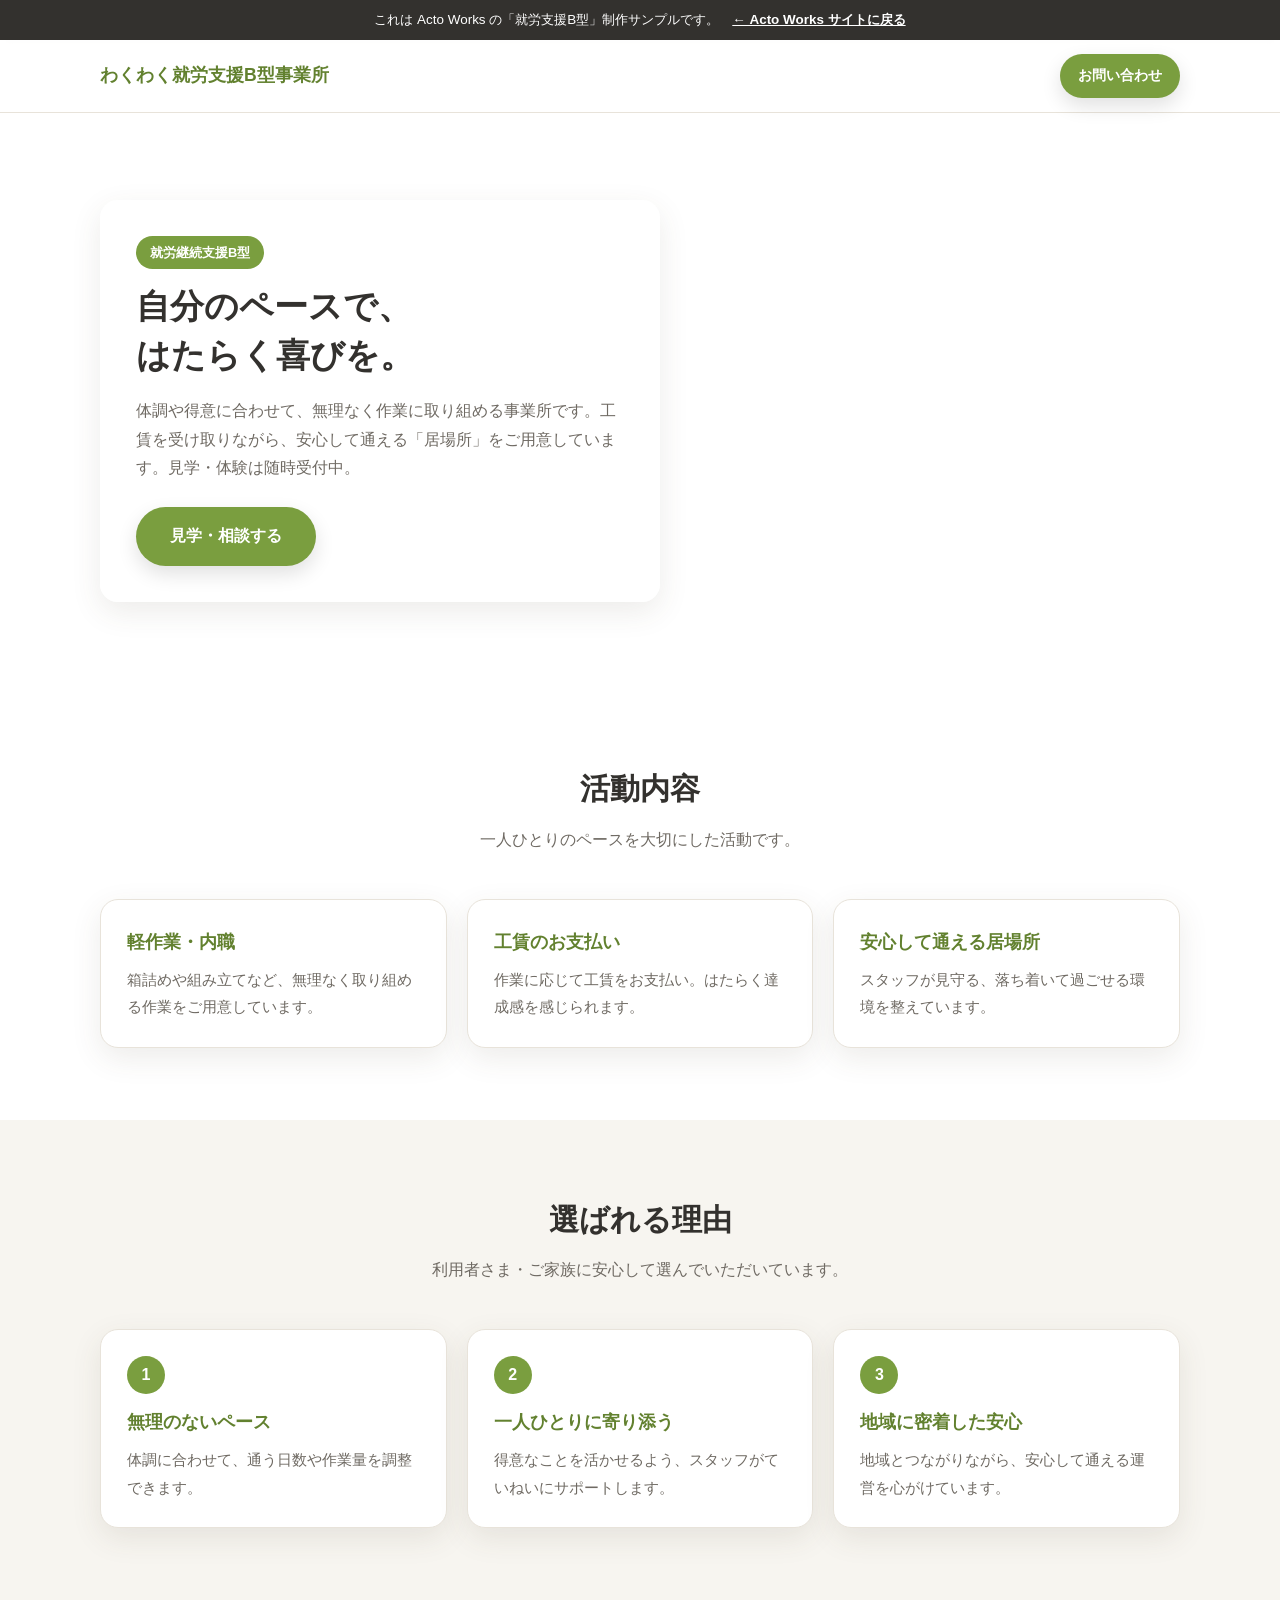
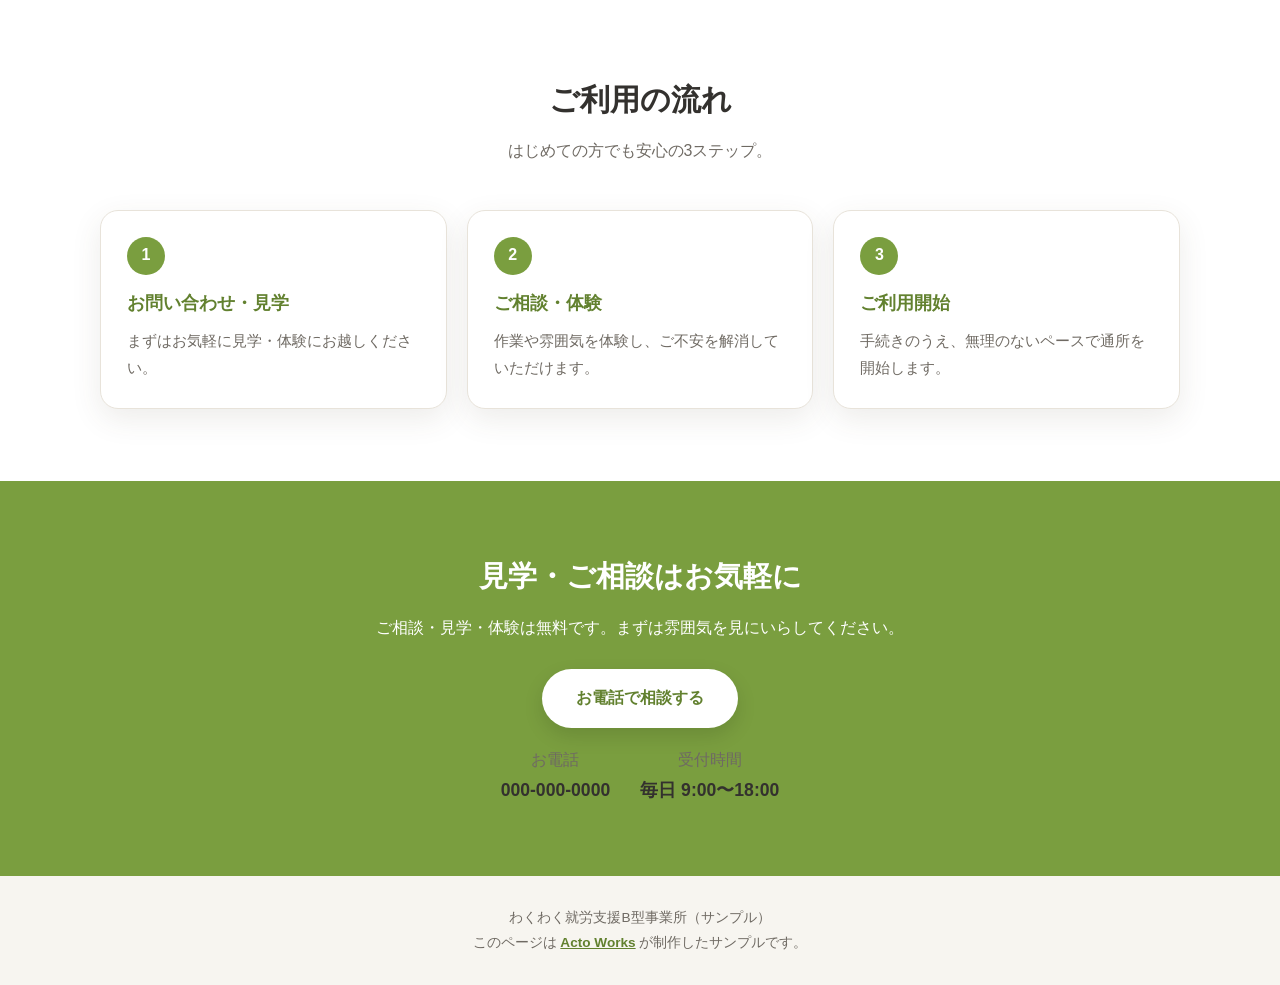
<file: lp-shuro-b.html>
<!DOCTYPE html>
<html lang="ja">
<head>
  <meta charset="UTF-8">
  <meta name="viewport" content="width=device-width, initial-scale=1.0">
  <title>就労支援B型 サンプルLP｜Acto Works 制作サンプル</title>
  <meta name="description" content="就労継続支援B型事業所向けホームページの制作サンプル（Acto Works）。">
  <link rel="stylesheet" href="sample.css">
</head>
<body style="--accent:#7a9e3f; --accent-deep:#62812f;">

  <div class="samplebar">これは Acto Works の「就労支援B型」制作サンプルです。　<a href="index.html">← Acto Works サイトに戻る</a></div>

  <header class="head">
    <div class="container head__in">
      <span class="head__name">わくわく就労支援B型事業所</span>
      <a href="#contact" class="btn">お問い合わせ</a>
    </div>
  </header>

  <section class="hero" style="background-image:linear-gradient(rgba(255,255,255,.4),rgba(255,255,255,.55)),url('https://images.unsplash.com/photo-1600880292203-757bb62b4baf?auto=format&fit=crop&w=1600&q=80');">
    <div class="container">
      <div class="hero__box">
        <span class="hero__tag">就労継続支援B型</span>
        <h1 class="hero__title">自分のペースで、<br>はたらく喜びを。</h1>
        <p class="hero__lead">体調や得意に合わせて、無理なく作業に取り組める事業所です。工賃を受け取りながら、安心して通える「居場所」をご用意しています。見学・体験は随時受付中。</p>
        <a href="#contact" class="btn">見学・相談する</a>
      </div>
    </div>
  </section>

  <section class="section">
    <div class="container">
      <h2 class="sec-title">活動内容</h2>
      <p class="sec-sub">一人ひとりのペースを大切にした活動です。</p>
      <div class="grid grid--3">
        <div class="card"><h3>軽作業・内職</h3><p>箱詰めや組み立てなど、無理なく取り組める作業をご用意しています。</p></div>
        <div class="card"><h3>工賃のお支払い</h3><p>作業に応じて工賃をお支払い。はたらく達成感を感じられます。</p></div>
        <div class="card"><h3>安心して通える居場所</h3><p>スタッフが見守る、落ち着いて過ごせる環境を整えています。</p></div>
      </div>
    </div>
  </section>

  <section class="section section--soft">
    <div class="container">
      <h2 class="sec-title">選ばれる理由</h2>
      <p class="sec-sub">利用者さま・ご家族に安心して選んでいただいています。</p>
      <div class="grid grid--3">
        <div class="card"><span class="card__no">1</span><h3>無理のないペース</h3><p>体調に合わせて、通う日数や作業量を調整できます。</p></div>
        <div class="card"><span class="card__no">2</span><h3>一人ひとりに寄り添う</h3><p>得意なことを活かせるよう、スタッフがていねいにサポートします。</p></div>
        <div class="card"><span class="card__no">3</span><h3>地域に密着した安心</h3><p>地域とつながりながら、安心して通える運営を心がけています。</p></div>
      </div>
    </div>
  </section>

  <section class="section">
    <div class="container">
      <h2 class="sec-title">ご利用の流れ</h2>
      <p class="sec-sub">はじめての方でも安心の3ステップ。</p>
      <div class="grid grid--3">
        <div class="card"><span class="card__no">1</span><h3>お問い合わせ・見学</h3><p>まずはお気軽に見学・体験にお越しください。</p></div>
        <div class="card"><span class="card__no">2</span><h3>ご相談・体験</h3><p>作業や雰囲気を体験し、ご不安を解消していただけます。</p></div>
        <div class="card"><span class="card__no">3</span><h3>ご利用開始</h3><p>手続きのうえ、無理のないペースで通所を開始します。</p></div>
      </div>
    </div>
  </section>

  <section class="cta" id="contact">
    <div class="container contact-box">
      <h2>見学・ご相談はお気軽に</h2>
      <p>ご相談・見学・体験は無料です。まずは雰囲気を見にいらしてください。</p>
      <a href="tel:000-000-0000" class="btn">お電話で相談する</a>
      <div class="info">
        <div><span>お電話</span><strong>000-000-0000</strong></div>
        <div><span>受付時間</span><strong>毎日 9:00〜18:00</strong></div>
      </div>
    </div>
  </section>

  <footer class="foot">
    <div class="container">
      <p>わくわく就労支援B型事業所（サンプル）</p>
      <p>このページは <a href="index.html">Acto Works</a> が制作したサンプルです。</p>
    </div>
  </footer>
</body>
</html>
</file>
<file: sample.css>
/* =========================================================
   Acto Works 制作サンプルLP 共通スタイル（sample.css）
   各業種のサンプルLPで共通利用。やさしく清潔感のあるデザイン。
   ・アクセント色は各HTMLの <body style="--accent:..."> で業種ごとに変えられます
   ========================================================= */

:root {
  --accent: #2f9e8f;          /* 既定のアクセント（業種ごとにHTML側で上書き可） */
  --accent-deep: #248072;
  --bg: #ffffff;
  --bg-soft: #f7f5f0;         /* やわらかいベージュ */
  --text: #33312e;
  --text-sub: #6f6a63;
  --line: #e8e3da;
  --radius: 18px;
  --shadow: 0 10px 30px rgba(80,70,50,0.10);
  --max: 1080px;
}

* { margin: 0; padding: 0; box-sizing: border-box; }
html { scroll-behavior: smooth; }
body {
  font-family: "Hiragino Kaku Gothic ProN", "Yu Gothic", "Meiryo", sans-serif;
  color: var(--text); background: var(--bg); line-height: 1.8;
  -webkit-font-smoothing: antialiased;
}
img { max-width: 100%; display: block; }
a { color: inherit; }
.container { width: 90%; max-width: var(--max); margin: 0 auto; }
.section { padding: 72px 0; }
.section--soft { background: var(--bg-soft); }
.sec-title { font-size: 1.9rem; text-align: center; margin-bottom: 10px; }
.sec-sub { text-align: center; color: var(--text-sub); margin-bottom: 44px; }

/* 上部の「制作サンプル」案内バー */
.samplebar {
  background: var(--text); color: #fff; font-size: 0.84rem; text-align: center; padding: 8px 12px;
}
.samplebar a { color: #fff; font-weight: 700; text-decoration: underline; }

/* ボタン */
.btn {
  display: inline-block; background: var(--accent); color: #fff; font-weight: 700;
  padding: 15px 34px; border-radius: 999px; text-decoration: none;
  box-shadow: 0 8px 20px rgba(0,0,0,0.12); transition: transform .25s, background .25s, box-shadow .25s;
}
.btn:hover { background: var(--accent-deep); transform: translateY(-3px); box-shadow: 0 14px 28px rgba(0,0,0,0.18); }

/* ヘッダー */
.head { position: sticky; top: 0; z-index: 50; background: rgba(255,255,255,0.92); backdrop-filter: blur(6px); border-bottom: 1px solid var(--line); }
.head__in { display: flex; align-items: center; justify-content: space-between; padding: 14px 0; }
.head__name { font-weight: 800; font-size: 1.1rem; color: var(--accent-deep); }
.head .btn { padding: 9px 18px; font-size: .9rem; }

/* ヒーロー */
.hero { position: relative; min-height: 64vh; display: flex; align-items: center;
  background-size: cover; background-position: center; padding: 70px 0; }
.hero__box { max-width: 560px; background: rgba(255,255,255,0.86); padding: 36px; border-radius: var(--radius); box-shadow: var(--shadow); }
.hero__tag { display: inline-block; background: var(--accent); color: #fff; font-size: .8rem; font-weight: 700; padding: 5px 14px; border-radius: 999px; margin-bottom: 14px; }
.hero__title { font-size: 2.1rem; line-height: 1.45; margin-bottom: 16px; }
.hero__lead { color: var(--text-sub); margin-bottom: 24px; }

/* カードグリッド */
.grid { display: grid; gap: 20px; }
.grid--3 { grid-template-columns: repeat(3, 1fr); }
.grid--4 { grid-template-columns: repeat(4, 1fr); }
.card { background: #fff; border: 1px solid var(--line); border-radius: var(--radius); padding: 26px; box-shadow: var(--shadow); }
.card h3 { font-size: 1.12rem; margin-bottom: 8px; color: var(--accent-deep); }
.card p { color: var(--text-sub); font-size: .95rem; }
.card__no { display: inline-flex; width: 38px; height: 38px; border-radius: 50%; background: var(--accent); color: #fff; align-items: center; justify-content: center; font-weight: 800; margin-bottom: 12px; }

/* 写真つき2カラム */
.split { display: grid; grid-template-columns: 1fr 1fr; gap: 40px; align-items: center; }
.split img { width: 100%; border-radius: var(--radius); box-shadow: var(--shadow); }
.split h2 { font-size: 1.7rem; margin-bottom: 14px; }
.split p { color: var(--text-sub); margin-bottom: 12px; }

/* CTA */
.cta { text-align: center; background: var(--accent); color: #fff; padding: 70px 0; }
.cta h2 { font-size: 1.8rem; margin-bottom: 12px; }
.cta p { margin-bottom: 26px; }
.cta .btn { background: #fff; color: var(--accent-deep); }
.cta .btn:hover { background: var(--bg-soft); }

/* お問い合わせ簡易 */
.contact-box { max-width: 640px; margin: 0 auto; text-align: center; }
.contact-box .info { display: flex; justify-content: center; gap: 30px; flex-wrap: wrap; margin-top: 18px; color: var(--text-sub); }
.contact-box .info strong { display: block; color: var(--text); font-size: 1.1rem; }

/* フッター */
.foot { background: var(--bg-soft); text-align: center; padding: 30px 0; color: var(--text-sub); font-size: .85rem; }
.foot a { color: var(--accent-deep); font-weight: 700; }

/* レスポンシブ */
@media (max-width: 860px) {
  .grid--3, .grid--4 { grid-template-columns: repeat(2, 1fr); }
  .split { grid-template-columns: 1fr; gap: 24px; }
}
@media (max-width: 560px) {
  .grid--3, .grid--4 { grid-template-columns: 1fr; }
  .hero__title { font-size: 1.7rem; }
  .hero__box { padding: 24px; }
  .section { padding: 54px 0; }
}
</file>
